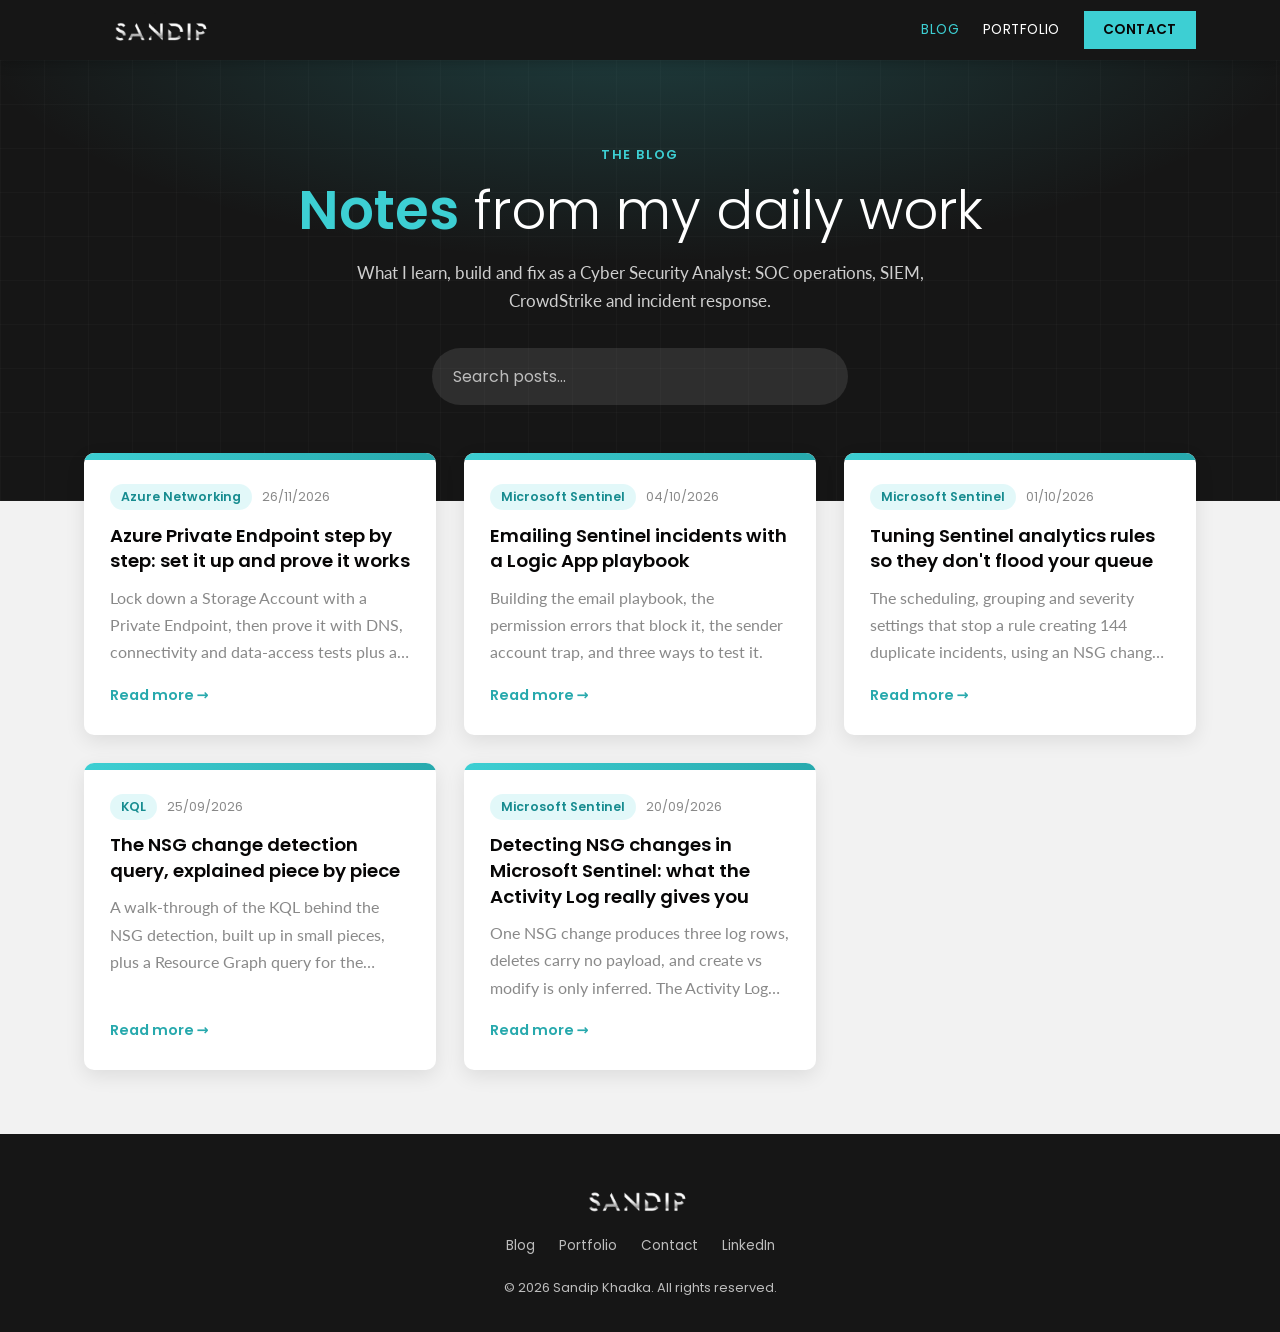
<file: index.html>
<!DOCTYPE html>
<html lang="en">
<head>
    <meta charset="UTF-8">
    <meta name="viewport" content="width=device-width, initial-scale=1.0">
    <title>Sandip Khadka Blog | Cybersecurity notes from daily work</title>
    <meta name="description" content="Notes from my day-to-day work in cybersecurity: SOC operations, SIEM, Microsoft Sentinel, CrowdStrike and incident response.">
    <link rel="icon" href="favicon.ico" sizes="any">
    <link rel="preconnect" href="https://fonts.googleapis.com">
    <link rel="preconnect" href="https://fonts.gstatic.com" crossorigin>
    <link href="https://fonts.googleapis.com/css?family=Poppins:300,400,600|Lato:300,400,700&display=swap" rel="stylesheet">
    <link rel="stylesheet" href="style.css">
    <!-- SEO -->
    <meta name="author" content="Sandip Khadka">
    <meta name="robots" content="index, follow, max-image-preview:large">
    <link rel="canonical" href="https://blog.khadkasandip.com.np/">
    <link rel="sitemap" type="application/xml" href="/sitemap.xml">
    <meta property="og:type" content="website">
    <meta property="og:site_name" content="Sandip Khadka Blog">
    <meta property="og:title" content="Sandip Khadka Blog | Cybersecurity notes from daily work">
    <meta property="og:description" content="Notes from my day-to-day work in cybersecurity: SOC operations, SIEM, Microsoft Sentinel, CrowdStrike and incident response.">
    <meta property="og:url" content="https://blog.khadkasandip.com.np/">
    <meta property="og:image" content="https://blog.khadkasandip.com.np/images/og-image.png">
    <meta property="og:image:width" content="1200">
    <meta property="og:image:height" content="630">
    <meta name="twitter:card" content="summary_large_image">
    <meta name="twitter:title" content="Sandip Khadka Blog | Cybersecurity notes from daily work">
    <meta name="twitter:description" content="Notes from my day-to-day work in cybersecurity: SOC operations, SIEM, Microsoft Sentinel, CrowdStrike and incident response.">
    <meta name="twitter:image" content="https://blog.khadkasandip.com.np/images/og-image.png">
    <script type="application/ld+json">{"@context": "https://schema.org", "@type": "Blog", "name": "Sandip Khadka Blog", "description": "Notes from my day-to-day work in cybersecurity: SOC operations, SIEM, Microsoft Sentinel, CrowdStrike and incident response.", "url": "https://blog.khadkasandip.com.np/", "author": {"@type": "Person", "name": "Sandip Khadka", "url": "https://khadkasandip.com.np"}, "blogPost": [{"@type": "BlogPosting", "headline": "Emailing Sentinel incidents with a Logic App playbook", "url": "https://blog.khadkasandip.com.np/posts/sentinel-email-playbook-logic-app.html", "datePublished": "2026-10-04"}, {"@type": "BlogPosting", "headline": "Tuning Sentinel analytics rules so they don't flood your queue", "url": "https://blog.khadkasandip.com.np/posts/sentinel-analytics-rule-tuning.html", "datePublished": "2026-10-01"}, {"@type": "BlogPosting", "headline": "The NSG change detection query, explained piece by piece", "url": "https://blog.khadkasandip.com.np/posts/nsg-detection-kql-explained.html", "datePublished": "2026-09-25"}, {"@type": "BlogPosting", "headline": "Detecting NSG changes in Microsoft Sentinel: what the Activity Log really gives you", "url": "https://blog.khadkasandip.com.np/posts/nsg-change-detection-activity-log.html", "datePublished": "2026-09-20"}]}</script>
    <!-- /SEO -->
</head>
<body>
    <header class="site-header">
        <div class="bar">
            <a class="brand" href="index.html" aria-label="Blog home"><img src="images/llogo.png" alt="Sandip Khadka"></a>
            <nav class="site-nav" aria-label="Main">
                <a class="active" href="index.html">Blog</a>
                <a href="https://khadkasandip.com.np" target="_blank" rel="noopener noreferrer">Portfolio</a>
                <a class="cta" href="https://khadkasandip.com.np/#contact" target="_blank" rel="noopener noreferrer">Contact</a>
            </nav>
        </div>
    </header>

    <section class="hero">
        <span class="eyebrow">The Blog</span>
        <h1><span>Notes</span> from my daily work</h1>
        <p>What I learn, build and fix as a Cyber Security Analyst: SOC operations, SIEM, CrowdStrike and incident response.</p>
        <div class="search">
            <input type="search" id="search" placeholder="Search posts..." aria-label="Search posts">
        </div>
    </section>

    <main class="wrap listing">
        <div class="grid" id="grid" aria-live="polite">
            <p class="status">Loading posts...</p>
        </div>
        <noscript>
            <ul style="list-style:none;padding:1.5rem;background:#fff;border-radius:10px;">
                <li><a href="posts/sentinel-email-playbook-logic-app.html">Emailing Sentinel incidents with a Logic App playbook</a> (2026-10-04)</li>
                <li><a href="posts/sentinel-analytics-rule-tuning.html">Tuning Sentinel analytics rules so they don&#x27;t flood your queue</a> (2026-10-01)</li>
                <li><a href="posts/nsg-detection-kql-explained.html">The NSG change detection query, explained piece by piece</a> (2026-09-25)</li>
                <li><a href="posts/nsg-change-detection-activity-log.html">Detecting NSG changes in Microsoft Sentinel: what the Activity Log really gives you</a> (2026-09-20)</li>
            </ul>
        </noscript>
    </main>

    <footer class="site-footer">
        <img src="images/llogo.png" alt="Sandip Khadka">
        <nav aria-label="Footer">
            <a href="index.html">Blog</a>
            <a href="https://khadkasandip.com.np" target="_blank" rel="noopener noreferrer">Portfolio</a>
            <a href="https://khadkasandip.com.np/#contact" target="_blank" rel="noopener noreferrer">Contact</a>
            <a href="https://www.linkedin.com/in/sandip-khadka7772/" target="_blank" rel="noopener noreferrer">LinkedIn</a>
        </nav>
        <small>&copy; <span id="year"></span> Sandip Khadka. All rights reserved.</small>
    </footer>

    <script>
        document.getElementById('year').textContent = new Date().getFullYear();

        var grid = document.getElementById('grid');
        var searchBox = document.getElementById('search');
        var allPosts = [];

        function fmt(value) {
            var d = new Date(value);
            if (isNaN(d.getTime())) { return ''; }
            return String(d.getDate()).padStart(2, '0') + '/' + String(d.getMonth() + 1).padStart(2, '0') + '/' + d.getFullYear();
        }
        function el(tag, cls, text) {
            var n = document.createElement(tag);
            if (cls) { n.className = cls; }
            if (text) { n.textContent = text; }
            return n;
        }
        function render(posts) {
            grid.textContent = '';
            if (!posts.length) { grid.appendChild(el('p', 'status', 'No posts found.')); return; }
            posts.forEach(function (p, i) {
                var card = el('article', 'card');
                card.appendChild(el('div', 'card-top'));
                var body = el('div', 'card-body');
                var meta = el('div', 'meta');
                if (p.tag) { meta.appendChild(el('span', 'tag', p.tag)); }
                meta.appendChild(el('span', '', fmt(p.date)));
                body.appendChild(meta);
                var h = el('h2');
                var a = el('a', '', p.title);
                a.href = p.url;
                h.appendChild(a);
                body.appendChild(h);
                body.appendChild(el('p', '', p.excerpt || ''));
                var more = el('a', 'more', 'Read more →');
                more.href = p.url;
                body.appendChild(more);
                card.appendChild(body);
                grid.appendChild(card);
            });
        }

        fetch('posts.json').then(function (r) { return r.json(); }).then(function (posts) {
            allPosts = posts.sort(function (a, b) { return new Date(b.date) - new Date(a.date); });
            render(allPosts);
        }).catch(function () {
            grid.textContent = '';
            grid.appendChild(el('p', 'status', 'Could not load posts. Please try again later.'));
        });

        searchBox.addEventListener('input', function (e) {
            var q = e.target.value.trim().toLowerCase();
            render(allPosts.filter(function (p) {
                return (p.title + ' ' + (p.excerpt || '') + ' ' + (p.tag || '')).toLowerCase().indexOf(q) !== -1;
            }));
        });
    </script>
</body>
</html>
</file>
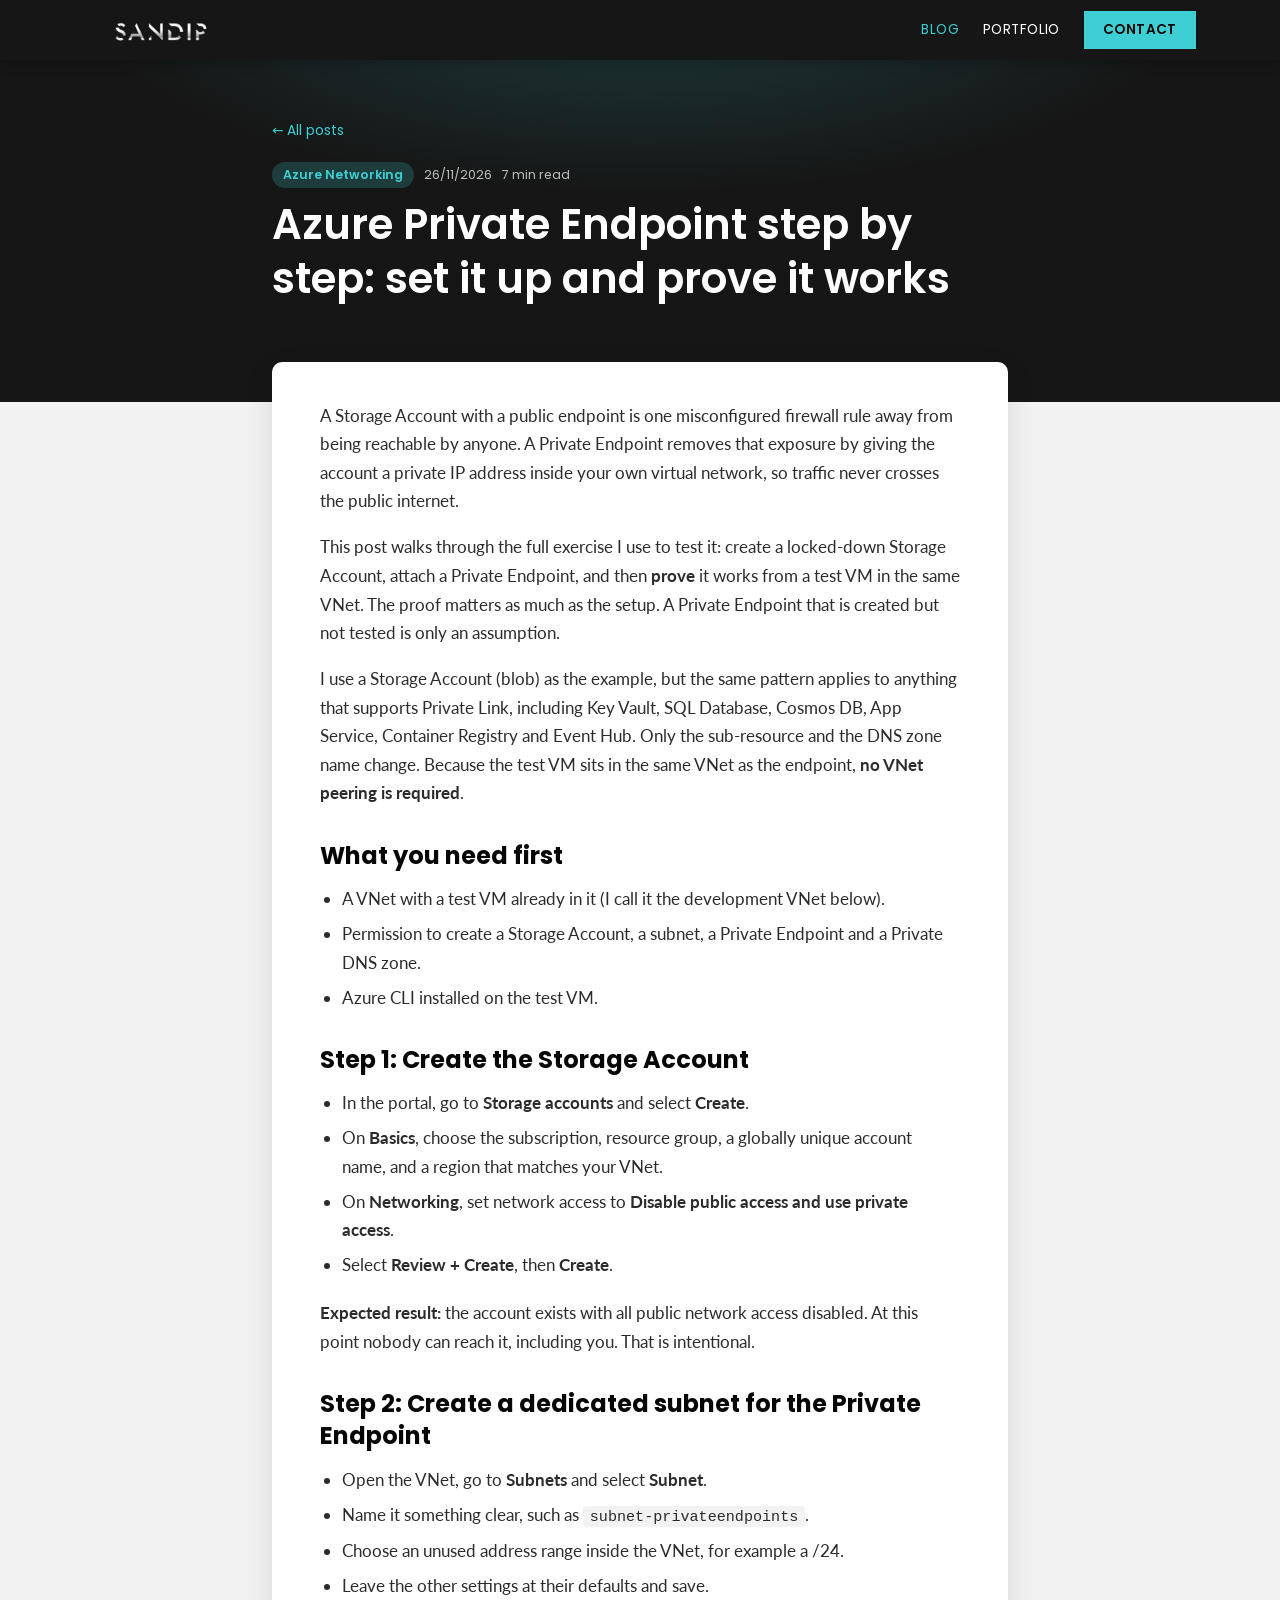
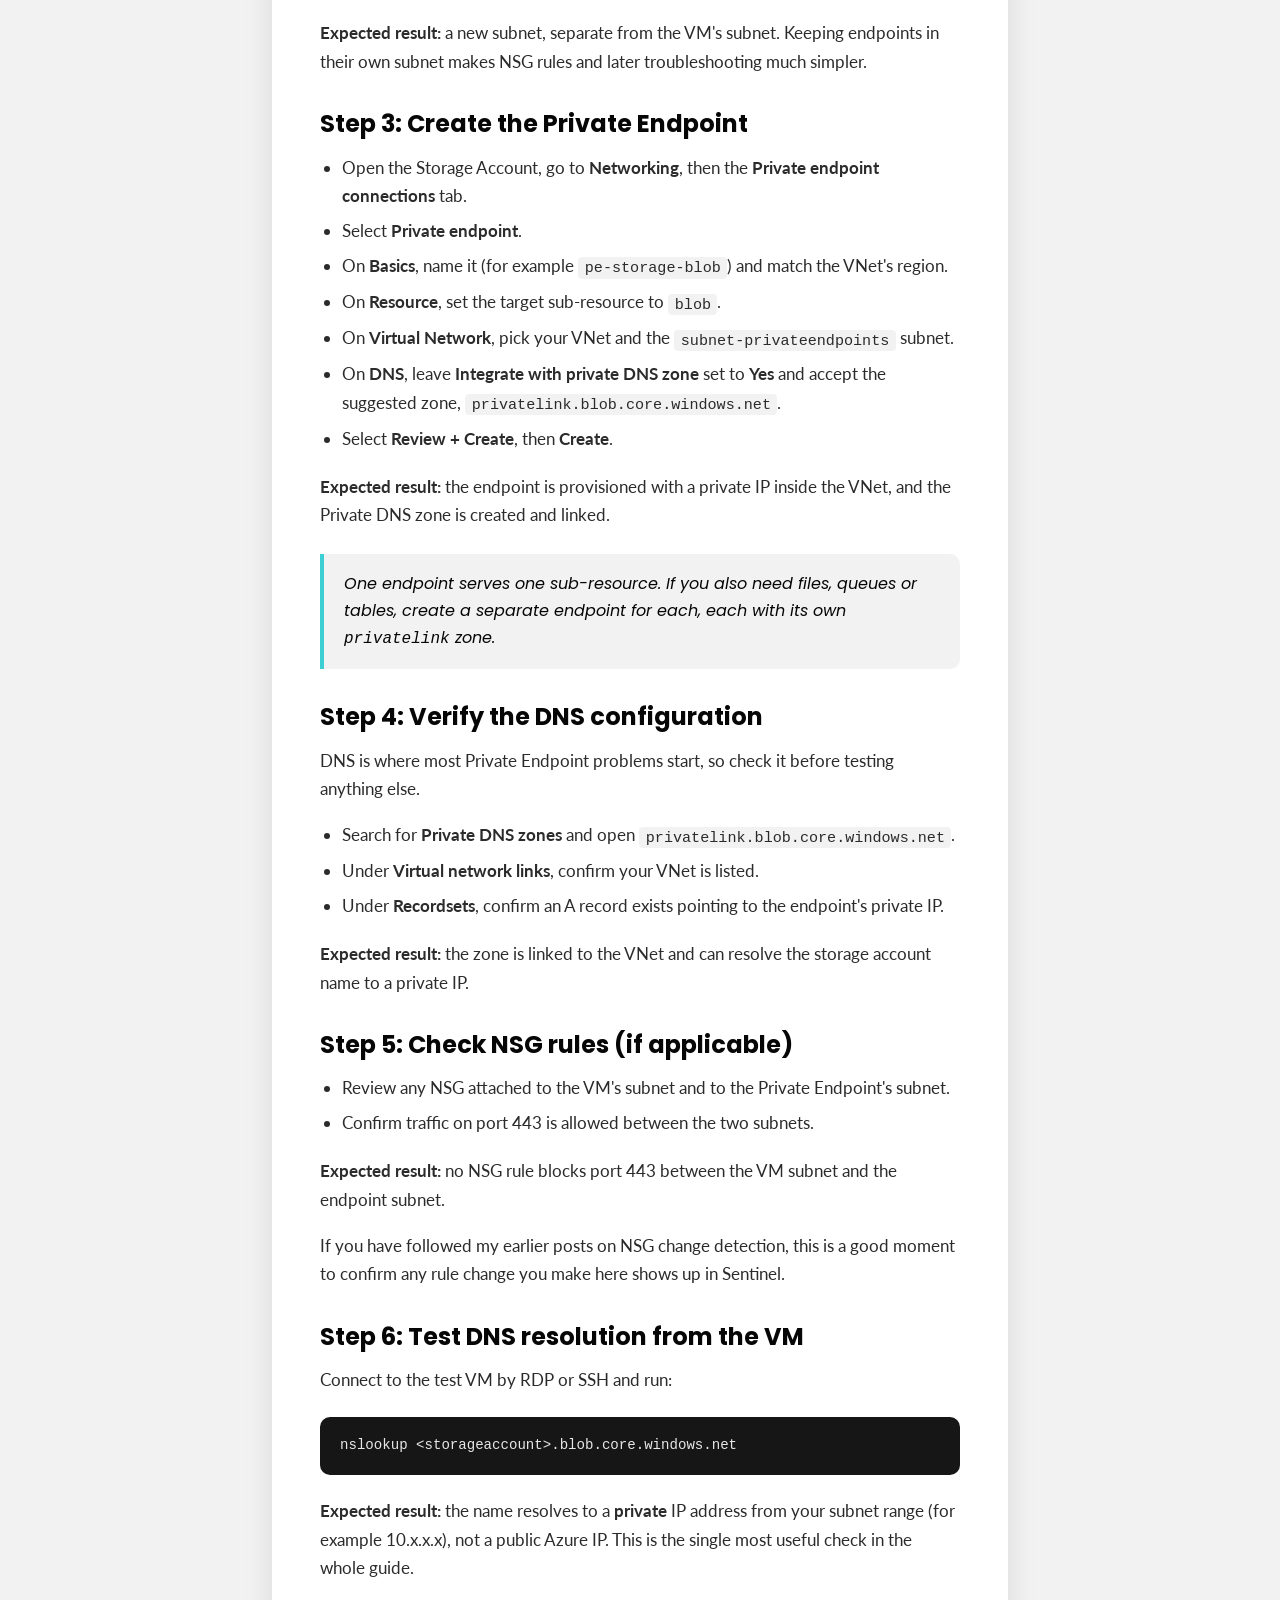
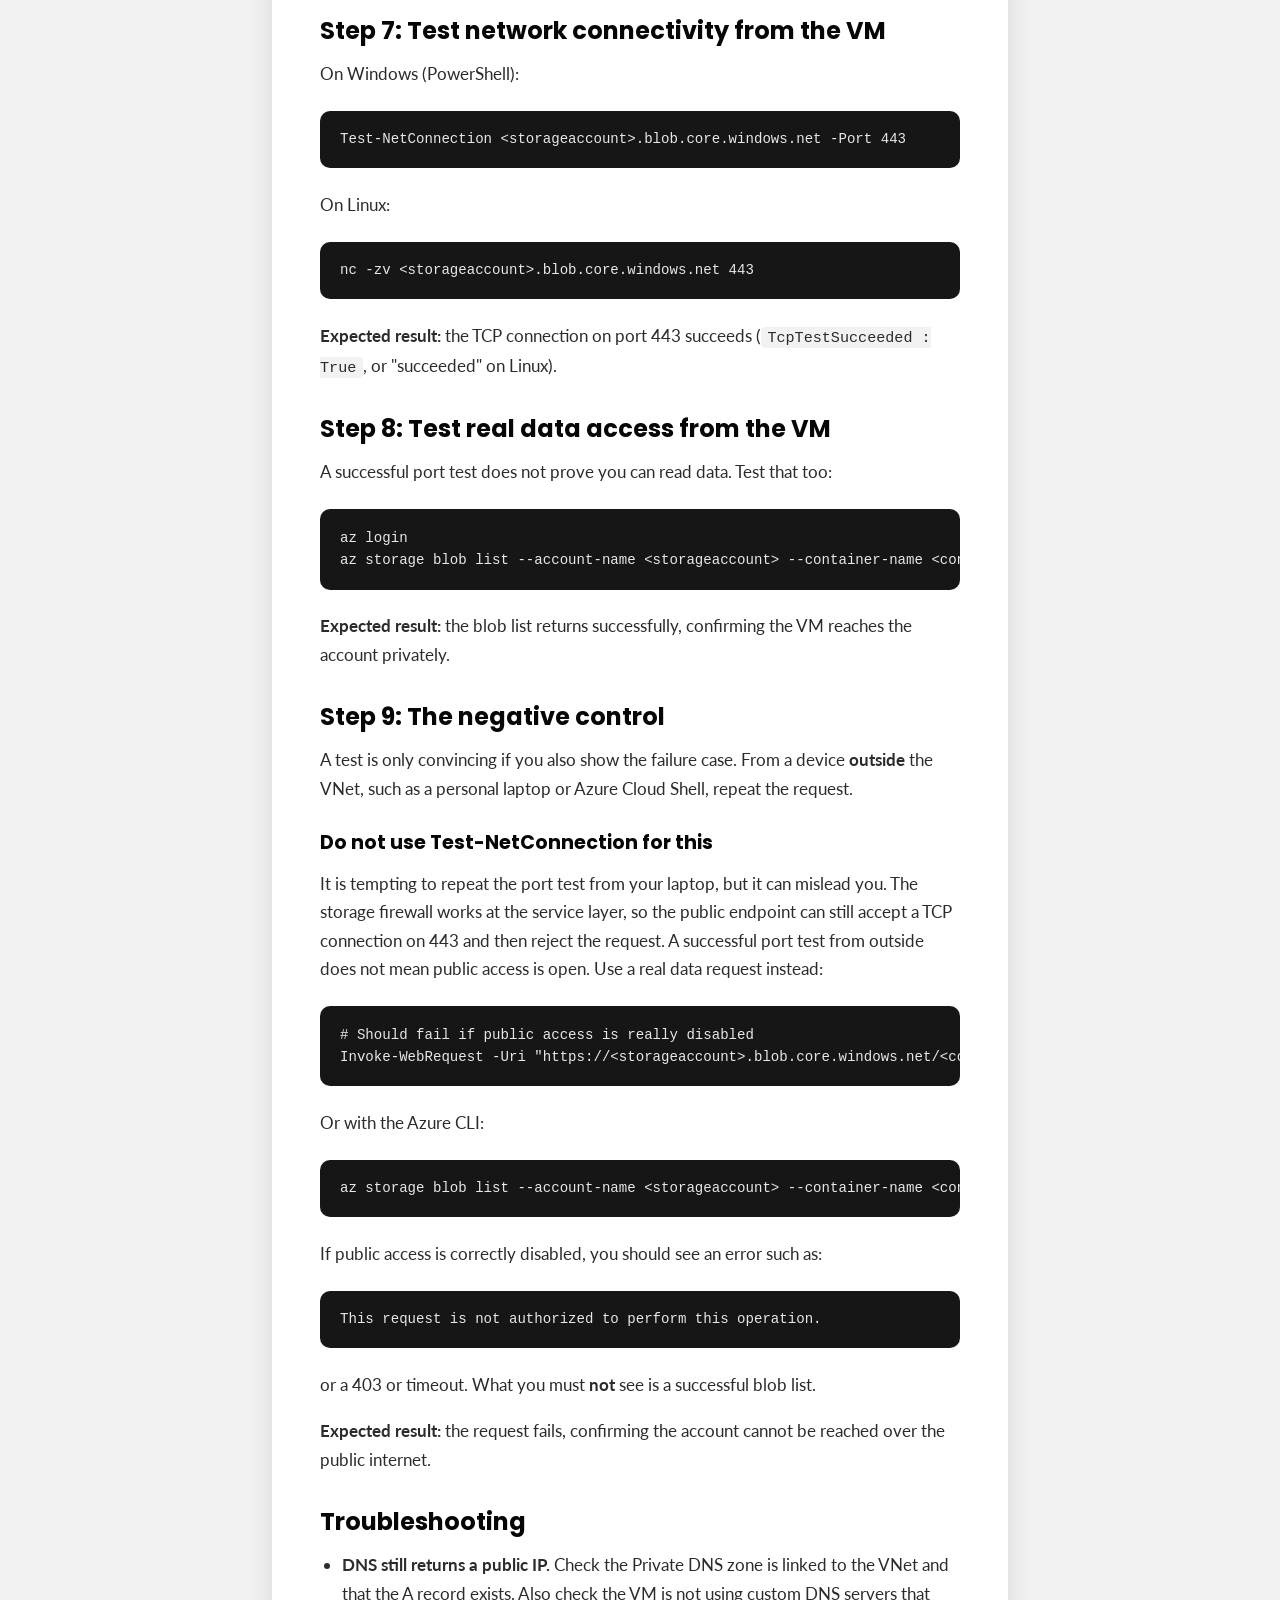
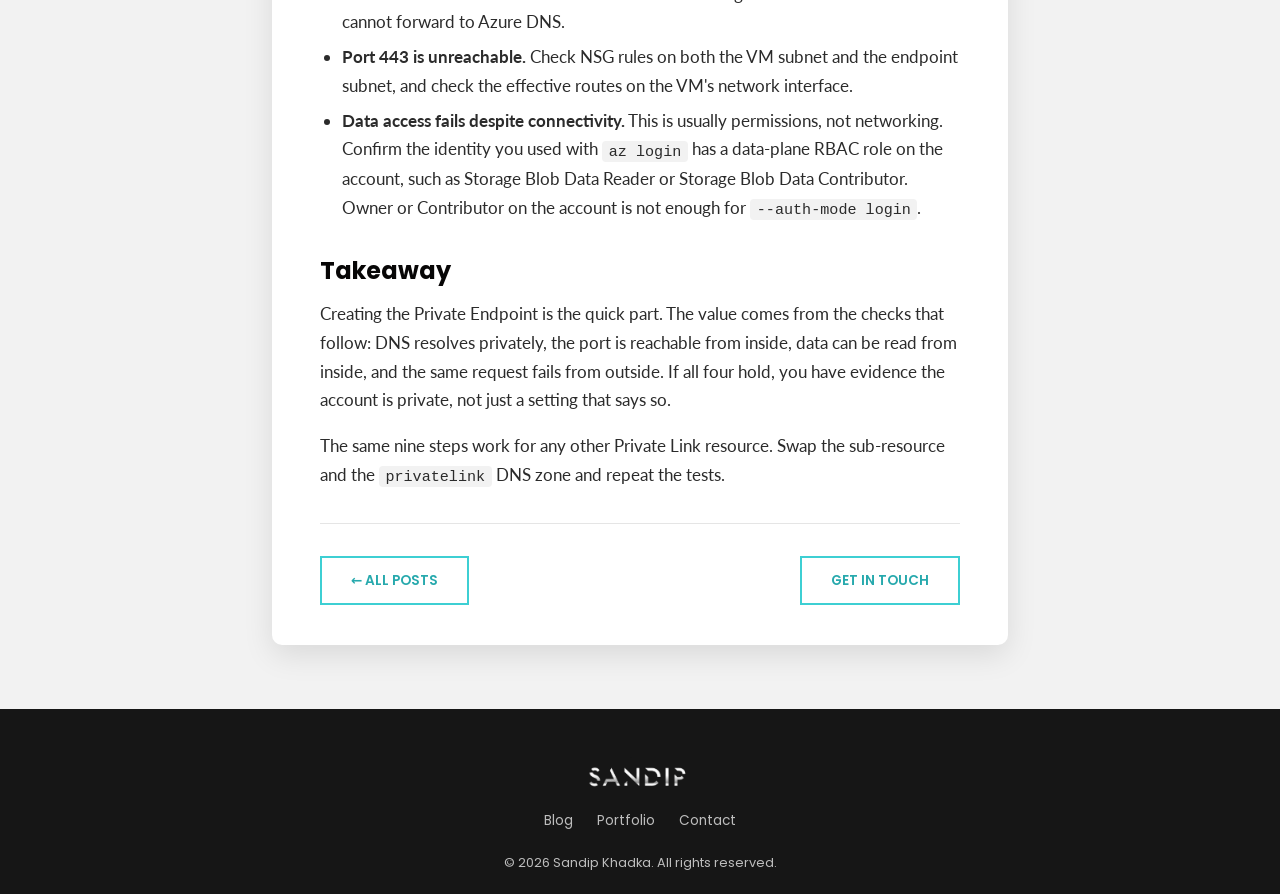
<file: posts/azure-private-endpoint-storage-account-guide.html>
<!DOCTYPE html>
<html lang="en">
<head>
    <meta charset="UTF-8">
    <meta name="viewport" content="width=device-width, initial-scale=1.0">
    <title>Azure Private Endpoint step by step | Sandip Khadka</title>
    <meta name="description" content="Lock down an Azure Storage Account with a Private Endpoint, then prove it works: DNS, connectivity, data access and a negative control, step by step.">
    <link rel="icon" href="../favicon.ico" sizes="any">
    <link rel="preconnect" href="https://fonts.googleapis.com">
    <link rel="preconnect" href="https://fonts.gstatic.com" crossorigin>
    <link href="https://fonts.googleapis.com/css?family=Poppins:300,400,600|Lato:300,400,700&display=swap" rel="stylesheet">
    <link rel="stylesheet" href="../style.css">
    <!-- SEO -->
    <meta name="author" content="Sandip Khadka">
    <meta name="robots" content="index, follow, max-image-preview:large">
    <link rel="canonical" href="https://blog.khadkasandip.com.np/posts/azure-private-endpoint-storage-account-guide.html">
    <meta property="og:type" content="article">
    <meta property="og:site_name" content="Sandip Khadka Blog">
    <meta property="og:title" content="Azure Private Endpoint step by step: set it up and prove it works">
    <meta property="og:description" content="Lock down an Azure Storage Account with a Private Endpoint, then prove it works: DNS, connectivity, data access and a negative control, step by step.">
    <meta property="og:url" content="https://blog.khadkasandip.com.np/posts/azure-private-endpoint-storage-account-guide.html">
    <meta property="og:image" content="https://blog.khadkasandip.com.np/images/og-image.png">
    <meta property="og:image:width" content="1200">
    <meta property="og:image:height" content="630">
    <meta property="article:published_time" content="2026-11-26">
    <meta property="article:author" content="Sandip Khadka">
    <meta property="article:section" content="Azure Networking">
    <meta name="twitter:card" content="summary_large_image">
    <meta name="twitter:title" content="Azure Private Endpoint step by step: set it up and prove it works">
    <meta name="twitter:description" content="Lock down an Azure Storage Account with a Private Endpoint, then prove it works: DNS, connectivity, data access and a negative control, step by step.">
    <meta name="twitter:image" content="https://blog.khadkasandip.com.np/images/og-image.png">
    <script type="application/ld+json">{"@context": "https://schema.org", "@type": "BlogPosting", "headline": "Azure Private Endpoint step by step: set it up and prove it works", "description": "Lock down an Azure Storage Account with a Private Endpoint, then prove it works: DNS, connectivity, data access and a negative control, step by step.", "datePublished": "2026-11-26", "dateModified": "2026-11-26", "author": {"@type": "Person", "name": "Sandip Khadka", "url": "https://khadkasandip.com.np"}, "image": "https://blog.khadkasandip.com.np/images/og-image.png", "mainEntityOfPage": {"@type": "WebPage", "@id": "https://blog.khadkasandip.com.np/posts/azure-private-endpoint-storage-account-guide.html"}, "publisher": {"@type": "Person", "name": "Sandip Khadka"}}</script>
    <!-- /SEO -->
</head>
<body>
    <header class="site-header">
        <div class="bar">
            <a class="brand" href="../index.html" aria-label="Blog home"><img src="../images/llogo.png" alt="Sandip Khadka"></a>
            <nav class="site-nav" aria-label="Main">
                <a class="active" href="../index.html">Blog</a>
                <a href="https://khadkasandip.com.np" target="_blank" rel="noopener noreferrer">Portfolio</a>
                <a class="cta" href="https://khadkasandip.com.np/#contact" target="_blank" rel="noopener noreferrer">Contact</a>
            </nav>
        </div>
    </header>

    <section class="post-hero">
        <div class="inner">
            <a class="back" href="../index.html">&larr; All posts</a>
            <div class="meta"><span class="tag">Azure Networking</span><span>26/11/2026</span><span>7 min read</span></div>
            <h1>Azure Private Endpoint step by step: set it up and prove it works</h1>
        </div>
    </section>

    <article class="article">
        <p>A Storage Account with a public endpoint is one misconfigured firewall rule away from being reachable by anyone. A Private Endpoint removes that exposure by giving the account a private IP address inside your own virtual network, so traffic never crosses the public internet.</p>
        <p>This post walks through the full exercise I use to test it: create a locked-down Storage Account, attach a Private Endpoint, and then <strong>prove</strong> it works from a test VM in the same VNet. The proof matters as much as the setup. A Private Endpoint that is created but not tested is only an assumption.</p>
        <p>I use a Storage Account (blob) as the example, but the same pattern applies to anything that supports Private Link, including Key Vault, SQL Database, Cosmos DB, App Service, Container Registry and Event Hub. Only the sub-resource and the DNS zone name change. Because the test VM sits in the same VNet as the endpoint, <strong>no VNet peering is required</strong>.</p>

        <h2>What you need first</h2>
        <ul>
            <li>A VNet with a test VM already in it (I call it the development VNet below).</li>
            <li>Permission to create a Storage Account, a subnet, a Private Endpoint and a Private DNS zone.</li>
            <li>Azure CLI installed on the test VM.</li>
        </ul>

        <h2>Step 1: Create the Storage Account</h2>
        <ul>
            <li>In the portal, go to <strong>Storage accounts</strong> and select <strong>Create</strong>.</li>
            <li>On <strong>Basics</strong>, choose the subscription, resource group, a globally unique account name, and a region that matches your VNet.</li>
            <li>On <strong>Networking</strong>, set network access to <strong>Disable public access and use private access</strong>.</li>
            <li>Select <strong>Review + Create</strong>, then <strong>Create</strong>.</li>
        </ul>
        <p><strong>Expected result:</strong> the account exists with all public network access disabled. At this point nobody can reach it, including you. That is intentional.</p>

        <h2>Step 2: Create a dedicated subnet for the Private Endpoint</h2>
        <ul>
            <li>Open the VNet, go to <strong>Subnets</strong> and select <strong>Subnet</strong>.</li>
            <li>Name it something clear, such as <code>subnet-privateendpoints</code>.</li>
            <li>Choose an unused address range inside the VNet, for example a /24.</li>
            <li>Leave the other settings at their defaults and save.</li>
        </ul>
        <p><strong>Expected result:</strong> a new subnet, separate from the VM's subnet. Keeping endpoints in their own subnet makes NSG rules and later troubleshooting much simpler.</p>

        <h2>Step 3: Create the Private Endpoint</h2>
        <ul>
            <li>Open the Storage Account, go to <strong>Networking</strong>, then the <strong>Private endpoint connections</strong> tab.</li>
            <li>Select <strong>Private endpoint</strong>.</li>
            <li>On <strong>Basics</strong>, name it (for example <code>pe-storage-blob</code>) and match the VNet's region.</li>
            <li>On <strong>Resource</strong>, set the target sub-resource to <code>blob</code>.</li>
            <li>On <strong>Virtual Network</strong>, pick your VNet and the <code>subnet-privateendpoints</code> subnet.</li>
            <li>On <strong>DNS</strong>, leave <strong>Integrate with private DNS zone</strong> set to <strong>Yes</strong> and accept the suggested zone, <code>privatelink.blob.core.windows.net</code>.</li>
            <li>Select <strong>Review + Create</strong>, then <strong>Create</strong>.</li>
        </ul>
        <p><strong>Expected result:</strong> the endpoint is provisioned with a private IP inside the VNet, and the Private DNS zone is created and linked.</p>
        <blockquote>One endpoint serves one sub-resource. If you also need files, queues or tables, create a separate endpoint for each, each with its own <code>privatelink</code> zone.</blockquote>

        <h2>Step 4: Verify the DNS configuration</h2>
        <p>DNS is where most Private Endpoint problems start, so check it before testing anything else.</p>
        <ul>
            <li>Search for <strong>Private DNS zones</strong> and open <code>privatelink.blob.core.windows.net</code>.</li>
            <li>Under <strong>Virtual network links</strong>, confirm your VNet is listed.</li>
            <li>Under <strong>Recordsets</strong>, confirm an A record exists pointing to the endpoint's private IP.</li>
        </ul>
        <p><strong>Expected result:</strong> the zone is linked to the VNet and can resolve the storage account name to a private IP.</p>

        <h2>Step 5: Check NSG rules (if applicable)</h2>
        <ul>
            <li>Review any NSG attached to the VM's subnet and to the Private Endpoint's subnet.</li>
            <li>Confirm traffic on port 443 is allowed between the two subnets.</li>
        </ul>
        <p><strong>Expected result:</strong> no NSG rule blocks port 443 between the VM subnet and the endpoint subnet.</p>
        <p>If you have followed my earlier posts on NSG change detection, this is a good moment to confirm any rule change you make here shows up in Sentinel.</p>

        <h2>Step 6: Test DNS resolution from the VM</h2>
        <p>Connect to the test VM by RDP or SSH and run:</p>
        <pre><code>nslookup &lt;storageaccount&gt;.blob.core.windows.net</code></pre>
        <p><strong>Expected result:</strong> the name resolves to a <strong>private</strong> IP address from your subnet range (for example 10.x.x.x), not a public Azure IP. This is the single most useful check in the whole guide.</p>

        <h2>Step 7: Test network connectivity from the VM</h2>
        <p>On Windows (PowerShell):</p>
        <pre><code>Test-NetConnection &lt;storageaccount&gt;.blob.core.windows.net -Port 443</code></pre>
        <p>On Linux:</p>
        <pre><code>nc -zv &lt;storageaccount&gt;.blob.core.windows.net 443</code></pre>
        <p><strong>Expected result:</strong> the TCP connection on port 443 succeeds (<code>TcpTestSucceeded : True</code>, or "succeeded" on Linux).</p>

        <h2>Step 8: Test real data access from the VM</h2>
        <p>A successful port test does not prove you can read data. Test that too:</p>
        <pre><code>az login
az storage blob list --account-name &lt;storageaccount&gt; --container-name &lt;container&gt; --auth-mode login</code></pre>
        <p><strong>Expected result:</strong> the blob list returns successfully, confirming the VM reaches the account privately.</p>

        <h2>Step 9: The negative control</h2>
        <p>A test is only convincing if you also show the failure case. From a device <strong>outside</strong> the VNet, such as a personal laptop or Azure Cloud Shell, repeat the request.</p>
        <h3>Do not use Test-NetConnection for this</h3>
        <p>It is tempting to repeat the port test from your laptop, but it can mislead you. The storage firewall works at the service layer, so the public endpoint can still accept a TCP connection on 443 and then reject the request. A successful port test from outside does not mean public access is open. Use a real data request instead:</p>
        <pre><code># Should fail if public access is really disabled
Invoke-WebRequest -Uri "https://&lt;storageaccount&gt;.blob.core.windows.net/&lt;container&gt;/&lt;blobname&gt;"</code></pre>
        <p>Or with the Azure CLI:</p>
        <pre><code>az storage blob list --account-name &lt;storageaccount&gt; --container-name &lt;container&gt; --auth-mode login</code></pre>
        <p>If public access is correctly disabled, you should see an error such as:</p>
        <pre><code>This request is not authorized to perform this operation.</code></pre>
        <p>or a 403 or timeout. What you must <strong>not</strong> see is a successful blob list.</p>
        <p><strong>Expected result:</strong> the request fails, confirming the account cannot be reached over the public internet.</p>

        <h2>Troubleshooting</h2>
        <ul>
            <li><strong>DNS still returns a public IP.</strong> Check the Private DNS zone is linked to the VNet and that the A record exists. Also check the VM is not using custom DNS servers that cannot forward to Azure DNS.</li>
            <li><strong>Port 443 is unreachable.</strong> Check NSG rules on both the VM subnet and the endpoint subnet, and check the effective routes on the VM's network interface.</li>
            <li><strong>Data access fails despite connectivity.</strong> This is usually permissions, not networking. Confirm the identity you used with <code>az login</code> has a data-plane RBAC role on the account, such as Storage Blob Data Reader or Storage Blob Data Contributor. Owner or Contributor on the account is not enough for <code>--auth-mode login</code>.</li>
        </ul>

        <h2>Takeaway</h2>
        <p>Creating the Private Endpoint is the quick part. The value comes from the checks that follow: DNS resolves privately, the port is reachable from inside, data can be read from inside, and the same request fails from outside. If all four hold, you have evidence the account is private, not just a setting that says so.</p>
        <p>The same nine steps work for any other Private Link resource. Swap the sub-resource and the <code>privatelink</code> DNS zone and repeat the tests.</p>
        <hr>
        <div class="post-footer">
            <a class="btn" href="../index.html">&larr; All posts</a>
            <a class="btn" href="https://khadkasandip.com.np/#contact" target="_blank" rel="noopener noreferrer">Get in touch</a>
        </div>
    </article>

    <footer class="site-footer">
        <img src="../images/llogo.png" alt="Sandip Khadka">
        <nav aria-label="Footer">
            <a href="../index.html">Blog</a>
            <a href="https://khadkasandip.com.np" target="_blank" rel="noopener noreferrer">Portfolio</a>
            <a href="https://khadkasandip.com.np/#contact" target="_blank" rel="noopener noreferrer">Contact</a>
        </nav>
        <small>&copy; 2026 Sandip Khadka. All rights reserved.</small>
    </footer>
</body>
</html>
</file>
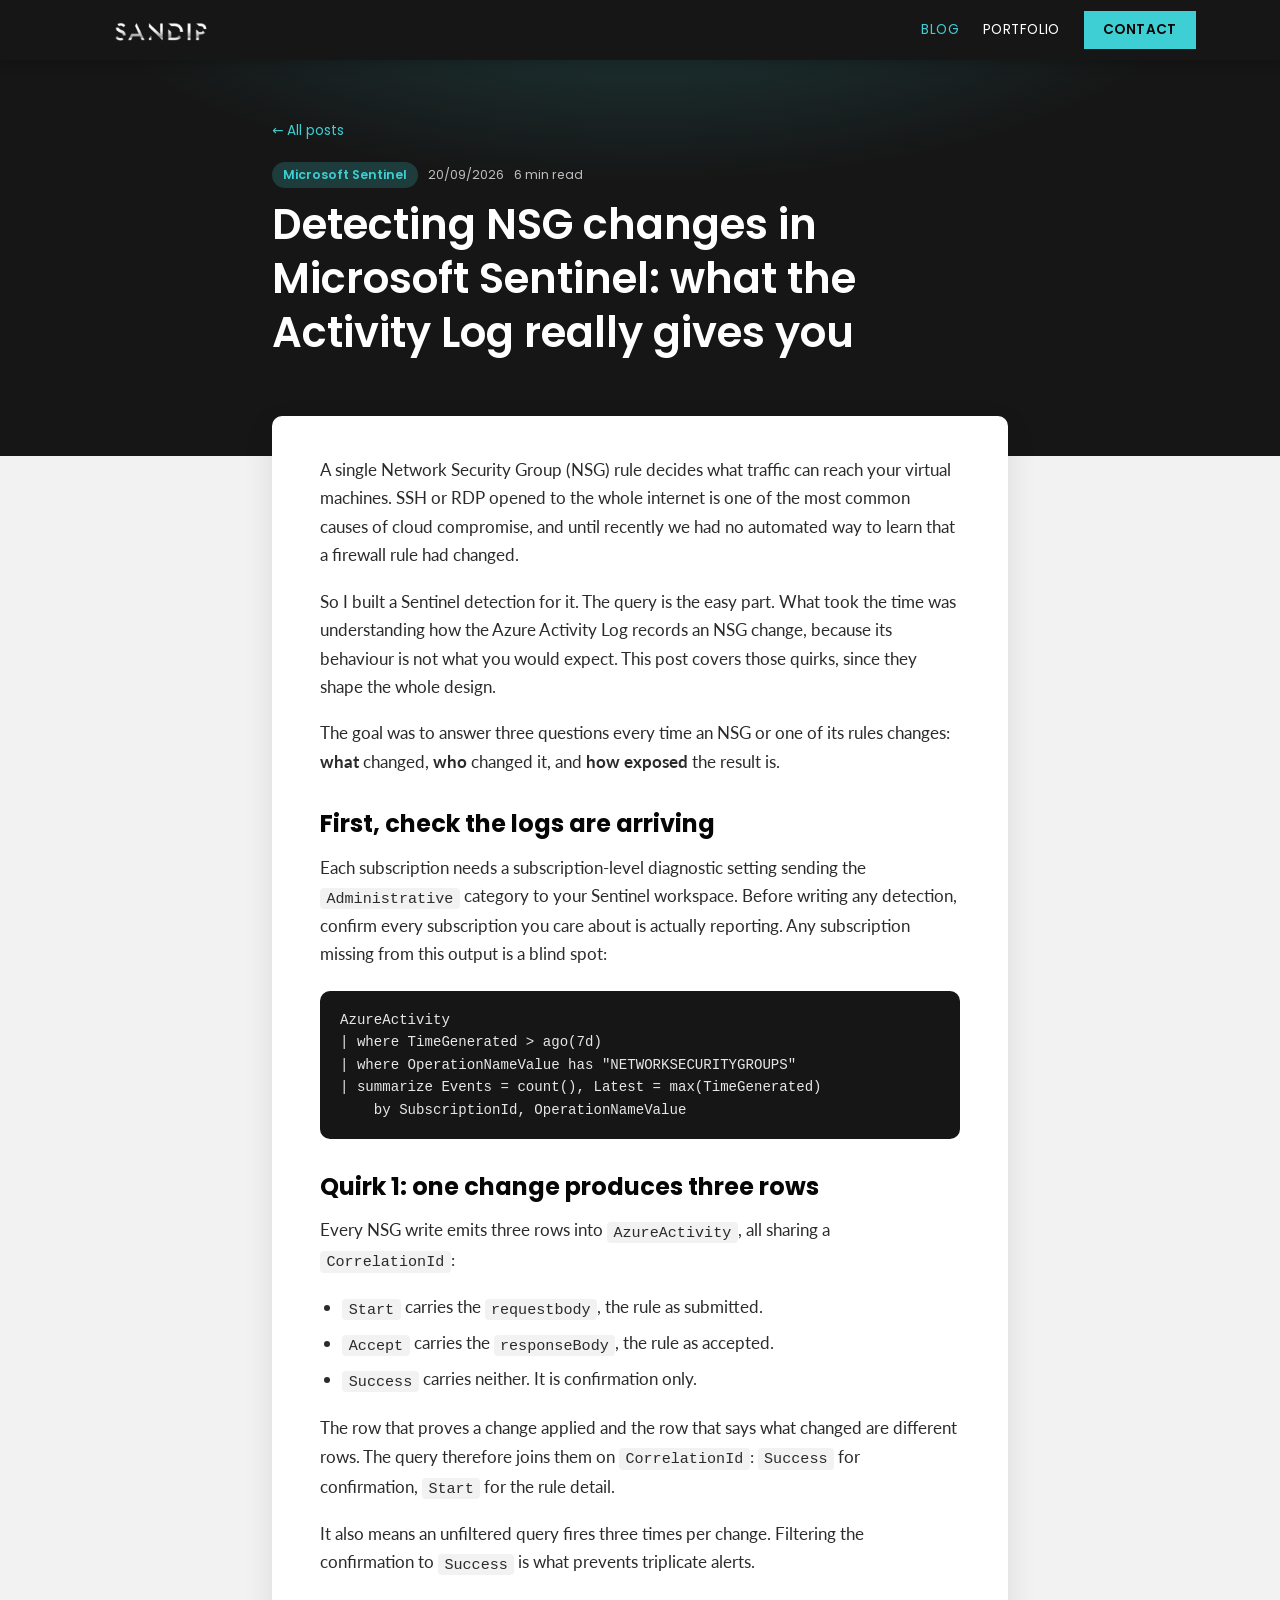
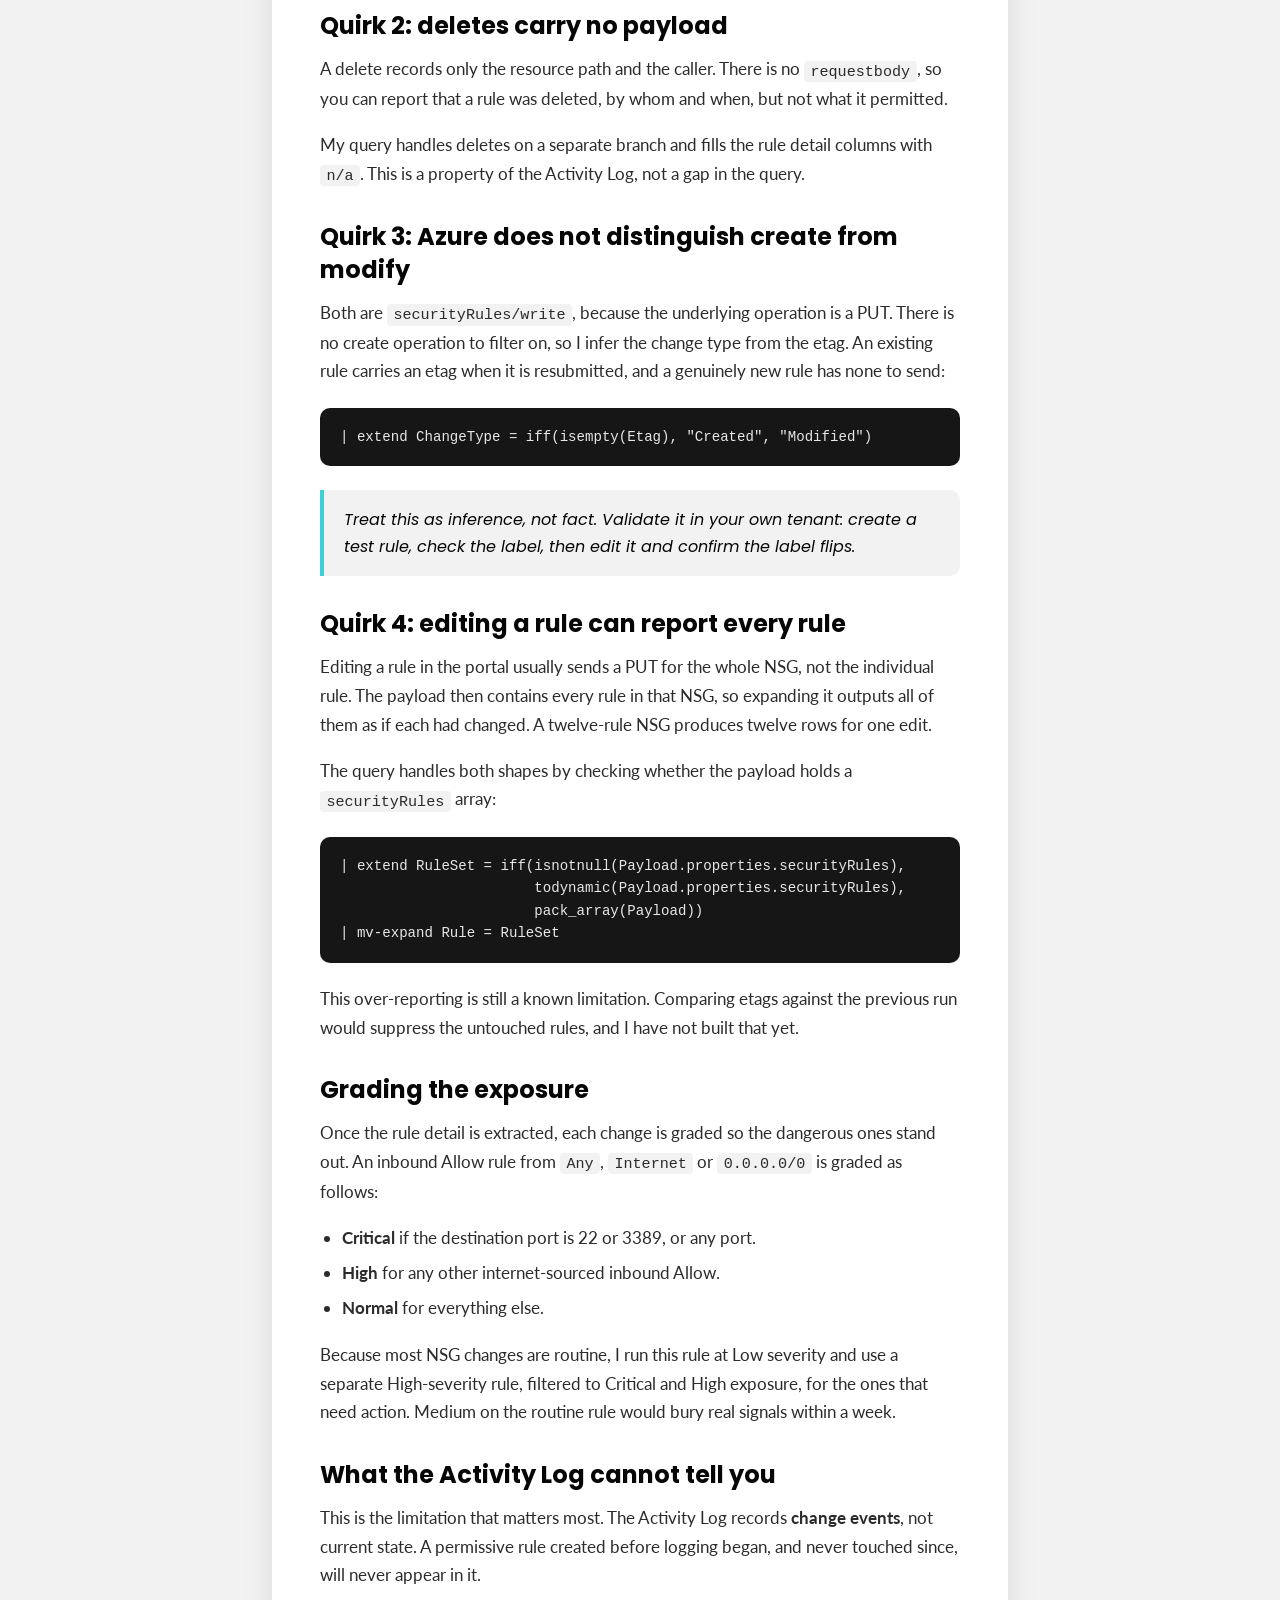
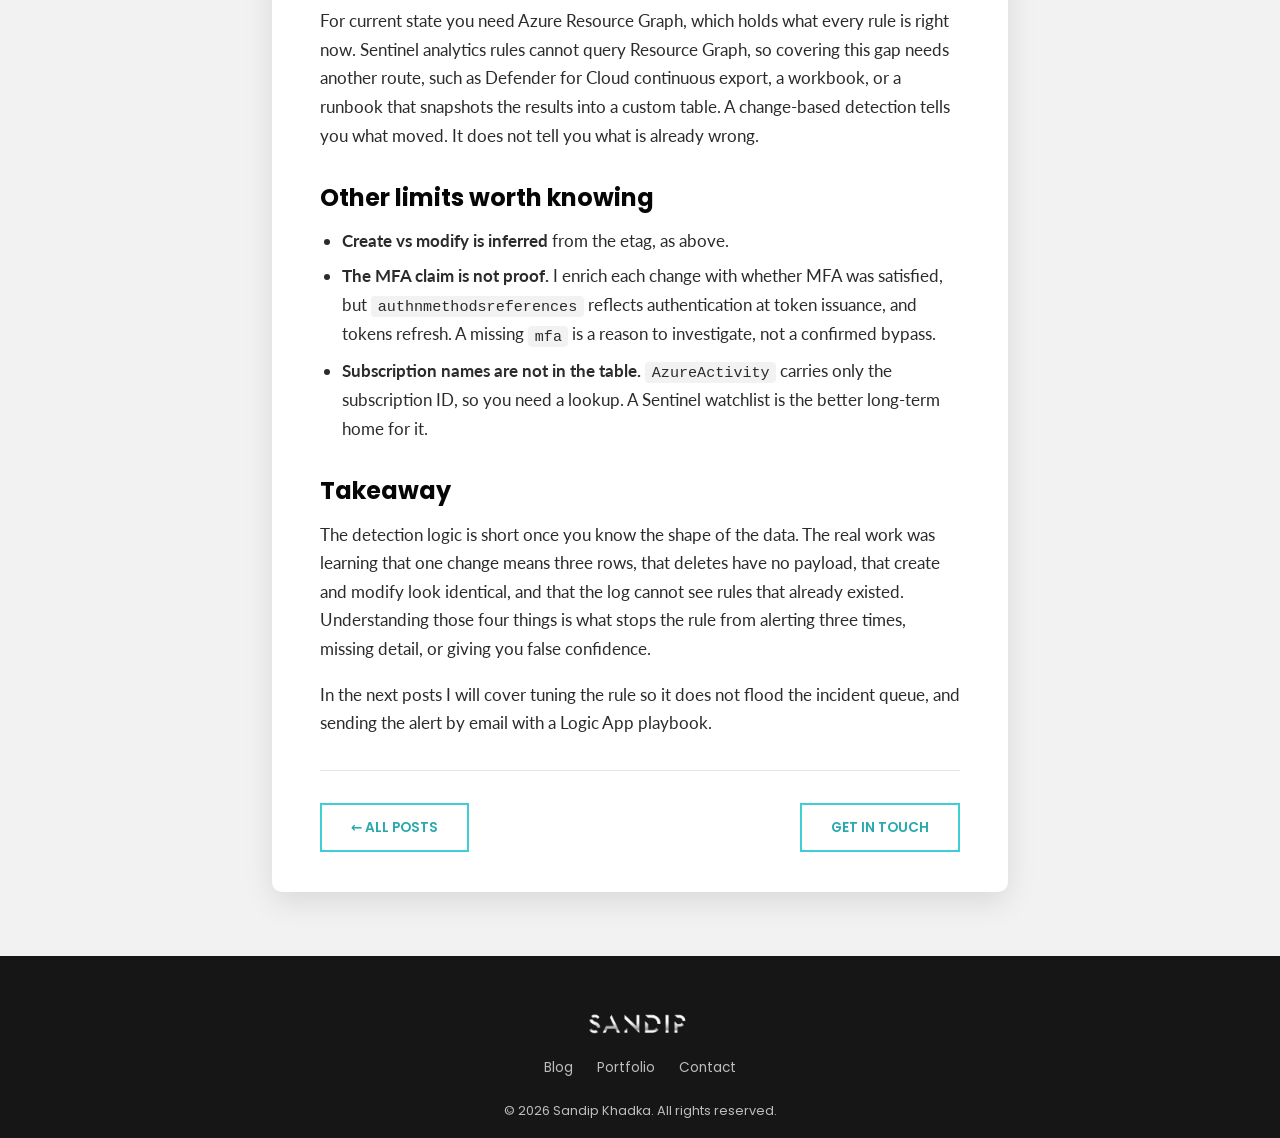
<file: posts/nsg-change-detection-activity-log.html>
<!DOCTYPE html>
<html lang="en">
<head>
    <meta charset="UTF-8">
    <meta name="viewport" content="width=device-width, initial-scale=1.0">
    <title>Detecting NSG changes in Microsoft Sentinel | Sandip Khadka</title>
    <meta name="description" content="What the Azure Activity Log actually records when a Network Security Group changes, and the quirks that shape a Sentinel detection rule.">
    <link rel="icon" href="../favicon.ico" sizes="any">
    <link rel="preconnect" href="https://fonts.googleapis.com">
    <link rel="preconnect" href="https://fonts.gstatic.com" crossorigin>
    <link href="https://fonts.googleapis.com/css?family=Poppins:300,400,600|Lato:300,400,700&display=swap" rel="stylesheet">
    <link rel="stylesheet" href="../style.css">
    <!-- SEO -->
    <meta name="author" content="Sandip Khadka">
    <meta name="robots" content="index, follow, max-image-preview:large">
    <link rel="canonical" href="https://blog.khadkasandip.com.np/posts/nsg-change-detection-activity-log.html">
    <meta property="og:type" content="article">
    <meta property="og:site_name" content="Sandip Khadka Blog">
    <meta property="og:title" content="Detecting NSG changes in Microsoft Sentinel: what the Activity Log really gives you">
    <meta property="og:description" content="What the Azure Activity Log actually records when a Network Security Group changes, and the quirks that shape a Sentinel detection rule.">
    <meta property="og:url" content="https://blog.khadkasandip.com.np/posts/nsg-change-detection-activity-log.html">
    <meta property="og:image" content="https://blog.khadkasandip.com.np/images/og-image.png">
    <meta property="og:image:width" content="1200">
    <meta property="og:image:height" content="630">
    <meta property="article:published_time" content="2026-09-20">
    <meta property="article:author" content="Sandip Khadka">
    <meta property="article:section" content="Microsoft Sentinel">
    <meta name="twitter:card" content="summary_large_image">
    <meta name="twitter:title" content="Detecting NSG changes in Microsoft Sentinel: what the Activity Log really gives you">
    <meta name="twitter:description" content="What the Azure Activity Log actually records when a Network Security Group changes, and the quirks that shape a Sentinel detection rule.">
    <meta name="twitter:image" content="https://blog.khadkasandip.com.np/images/og-image.png">
    <script type="application/ld+json">{"@context": "https://schema.org", "@type": "BlogPosting", "headline": "Detecting NSG changes in Microsoft Sentinel: what the Activity Log really gives you", "description": "What the Azure Activity Log actually records when a Network Security Group changes, and the quirks that shape a Sentinel detection rule.", "datePublished": "2026-09-20", "dateModified": "2026-09-20", "author": {"@type": "Person", "name": "Sandip Khadka", "url": "https://khadkasandip.com.np"}, "image": "https://blog.khadkasandip.com.np/images/og-image.png", "mainEntityOfPage": {"@type": "WebPage", "@id": "https://blog.khadkasandip.com.np/posts/nsg-change-detection-activity-log.html"}, "publisher": {"@type": "Person", "name": "Sandip Khadka"}}</script>
    <!-- /SEO -->
</head>
<body>
    <header class="site-header">
        <div class="bar">
            <a class="brand" href="../index.html" aria-label="Blog home"><img src="../images/llogo.png" alt="Sandip Khadka"></a>
            <nav class="site-nav" aria-label="Main">
                <a class="active" href="../index.html">Blog</a>
                <a href="https://khadkasandip.com.np" target="_blank" rel="noopener noreferrer">Portfolio</a>
                <a class="cta" href="https://khadkasandip.com.np/#contact" target="_blank" rel="noopener noreferrer">Contact</a>
            </nav>
        </div>
    </header>

    <section class="post-hero">
        <div class="inner">
            <a class="back" href="../index.html">&larr; All posts</a>
            <div class="meta"><span class="tag">Microsoft Sentinel</span><span>20/09/2026</span><span>6 min read</span></div>
            <h1>Detecting NSG changes in Microsoft Sentinel: what the Activity Log really gives you</h1>
        </div>
    </section>

    <article class="article">
        <p>A single Network Security Group (NSG) rule decides what traffic can reach your virtual machines. SSH or RDP opened to the whole internet is one of the most common causes of cloud compromise, and until recently we had no automated way to learn that a firewall rule had changed.</p>
        <p>So I built a Sentinel detection for it. The query is the easy part. What took the time was understanding how the Azure Activity Log records an NSG change, because its behaviour is not what you would expect. This post covers those quirks, since they shape the whole design.</p>
        <p>The goal was to answer three questions every time an NSG or one of its rules changes: <strong>what</strong> changed, <strong>who</strong> changed it, and <strong>how exposed</strong> the result is.</p>

        <h2>First, check the logs are arriving</h2>
        <p>Each subscription needs a subscription-level diagnostic setting sending the <code>Administrative</code> category to your Sentinel workspace. Before writing any detection, confirm every subscription you care about is actually reporting. Any subscription missing from this output is a blind spot:</p>
        <pre><code>AzureActivity
| where TimeGenerated &gt; ago(7d)
| where OperationNameValue has "NETWORKSECURITYGROUPS"
| summarize Events = count(), Latest = max(TimeGenerated)
    by SubscriptionId, OperationNameValue</code></pre>

        <h2>Quirk 1: one change produces three rows</h2>
        <p>Every NSG write emits three rows into <code>AzureActivity</code>, all sharing a <code>CorrelationId</code>:</p>
        <ul>
            <li><code>Start</code> carries the <code>requestbody</code>, the rule as submitted.</li>
            <li><code>Accept</code> carries the <code>responseBody</code>, the rule as accepted.</li>
            <li><code>Success</code> carries neither. It is confirmation only.</li>
        </ul>
        <p>The row that proves a change applied and the row that says what changed are different rows. The query therefore joins them on <code>CorrelationId</code>: <code>Success</code> for confirmation, <code>Start</code> for the rule detail.</p>
        <p>It also means an unfiltered query fires three times per change. Filtering the confirmation to <code>Success</code> is what prevents triplicate alerts.</p>

        <h2>Quirk 2: deletes carry no payload</h2>
        <p>A delete records only the resource path and the caller. There is no <code>requestbody</code>, so you can report that a rule was deleted, by whom and when, but not what it permitted.</p>
        <p>My query handles deletes on a separate branch and fills the rule detail columns with <code>n/a</code>. This is a property of the Activity Log, not a gap in the query.</p>

        <h2>Quirk 3: Azure does not distinguish create from modify</h2>
        <p>Both are <code>securityRules/write</code>, because the underlying operation is a PUT. There is no create operation to filter on, so I infer the change type from the etag. An existing rule carries an etag when it is resubmitted, and a genuinely new rule has none to send:</p>
        <pre><code>| extend ChangeType = iff(isempty(Etag), "Created", "Modified")</code></pre>
        <blockquote>Treat this as inference, not fact. Validate it in your own tenant: create a test rule, check the label, then edit it and confirm the label flips.</blockquote>

        <h2>Quirk 4: editing a rule can report every rule</h2>
        <p>Editing a rule in the portal usually sends a PUT for the whole NSG, not the individual rule. The payload then contains every rule in that NSG, so expanding it outputs all of them as if each had changed. A twelve-rule NSG produces twelve rows for one edit.</p>
        <p>The query handles both shapes by checking whether the payload holds a <code>securityRules</code> array:</p>
        <pre><code>| extend RuleSet = iff(isnotnull(Payload.properties.securityRules),
                       todynamic(Payload.properties.securityRules),
                       pack_array(Payload))
| mv-expand Rule = RuleSet</code></pre>
        <p>This over-reporting is still a known limitation. Comparing etags against the previous run would suppress the untouched rules, and I have not built that yet.</p>

        <h2>Grading the exposure</h2>
        <p>Once the rule detail is extracted, each change is graded so the dangerous ones stand out. An inbound Allow rule from <code>Any</code>, <code>Internet</code> or <code>0.0.0.0/0</code> is graded as follows:</p>
        <ul>
            <li><strong>Critical</strong> if the destination port is 22 or 3389, or any port.</li>
            <li><strong>High</strong> for any other internet-sourced inbound Allow.</li>
            <li><strong>Normal</strong> for everything else.</li>
        </ul>
        <p>Because most NSG changes are routine, I run this rule at Low severity and use a separate High-severity rule, filtered to Critical and High exposure, for the ones that need action. Medium on the routine rule would bury real signals within a week.</p>

        <h2>What the Activity Log cannot tell you</h2>
        <p>This is the limitation that matters most. The Activity Log records <strong>change events</strong>, not current state. A permissive rule created before logging began, and never touched since, will never appear in it.</p>
        <p>For current state you need Azure Resource Graph, which holds what every rule is right now. Sentinel analytics rules cannot query Resource Graph, so covering this gap needs another route, such as Defender for Cloud continuous export, a workbook, or a runbook that snapshots the results into a custom table. A change-based detection tells you what moved. It does not tell you what is already wrong.</p>

        <h2>Other limits worth knowing</h2>
        <ul>
            <li><strong>Create vs modify is inferred</strong> from the etag, as above.</li>
            <li><strong>The MFA claim is not proof.</strong> I enrich each change with whether MFA was satisfied, but <code>authnmethodsreferences</code> reflects authentication at token issuance, and tokens refresh. A missing <code>mfa</code> is a reason to investigate, not a confirmed bypass.</li>
            <li><strong>Subscription names are not in the table.</strong> <code>AzureActivity</code> carries only the subscription ID, so you need a lookup. A Sentinel watchlist is the better long-term home for it.</li>
        </ul>

        <h2>Takeaway</h2>
        <p>The detection logic is short once you know the shape of the data. The real work was learning that one change means three rows, that deletes have no payload, that create and modify look identical, and that the log cannot see rules that already existed. Understanding those four things is what stops the rule from alerting three times, missing detail, or giving you false confidence.</p>
        <p>In the next posts I will cover tuning the rule so it does not flood the incident queue, and sending the alert by email with a Logic App playbook.</p>
        <hr>
        <div class="post-footer">
            <a class="btn" href="../index.html">&larr; All posts</a>
            <a class="btn" href="https://khadkasandip.com.np/#contact" target="_blank" rel="noopener noreferrer">Get in touch</a>
        </div>
    </article>

    <footer class="site-footer">
        <img src="../images/llogo.png" alt="Sandip Khadka">
        <nav aria-label="Footer">
            <a href="../index.html">Blog</a>
            <a href="https://khadkasandip.com.np" target="_blank" rel="noopener noreferrer">Portfolio</a>
            <a href="https://khadkasandip.com.np/#contact" target="_blank" rel="noopener noreferrer">Contact</a>
        </nav>
        <small>&copy; 2026 Sandip Khadka. All rights reserved.</small>
    </footer>
</body>
</html>
</file>
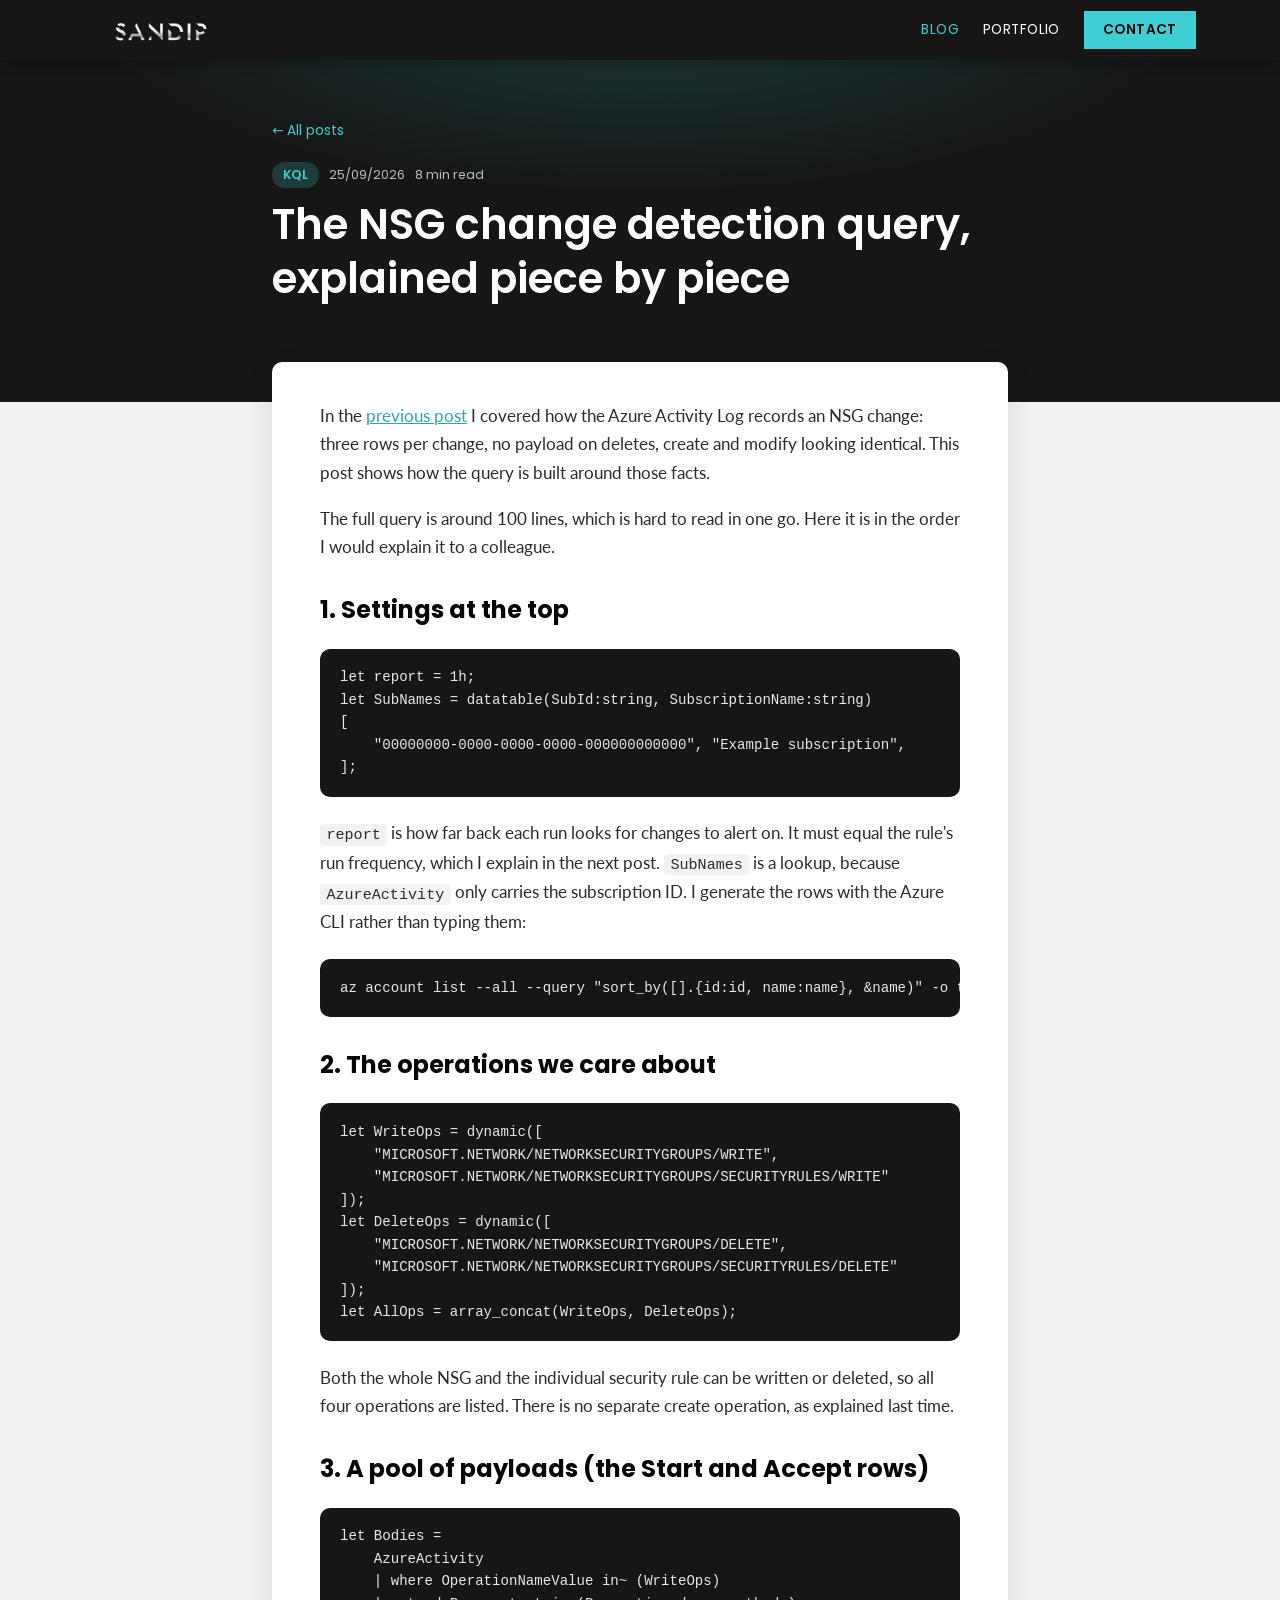
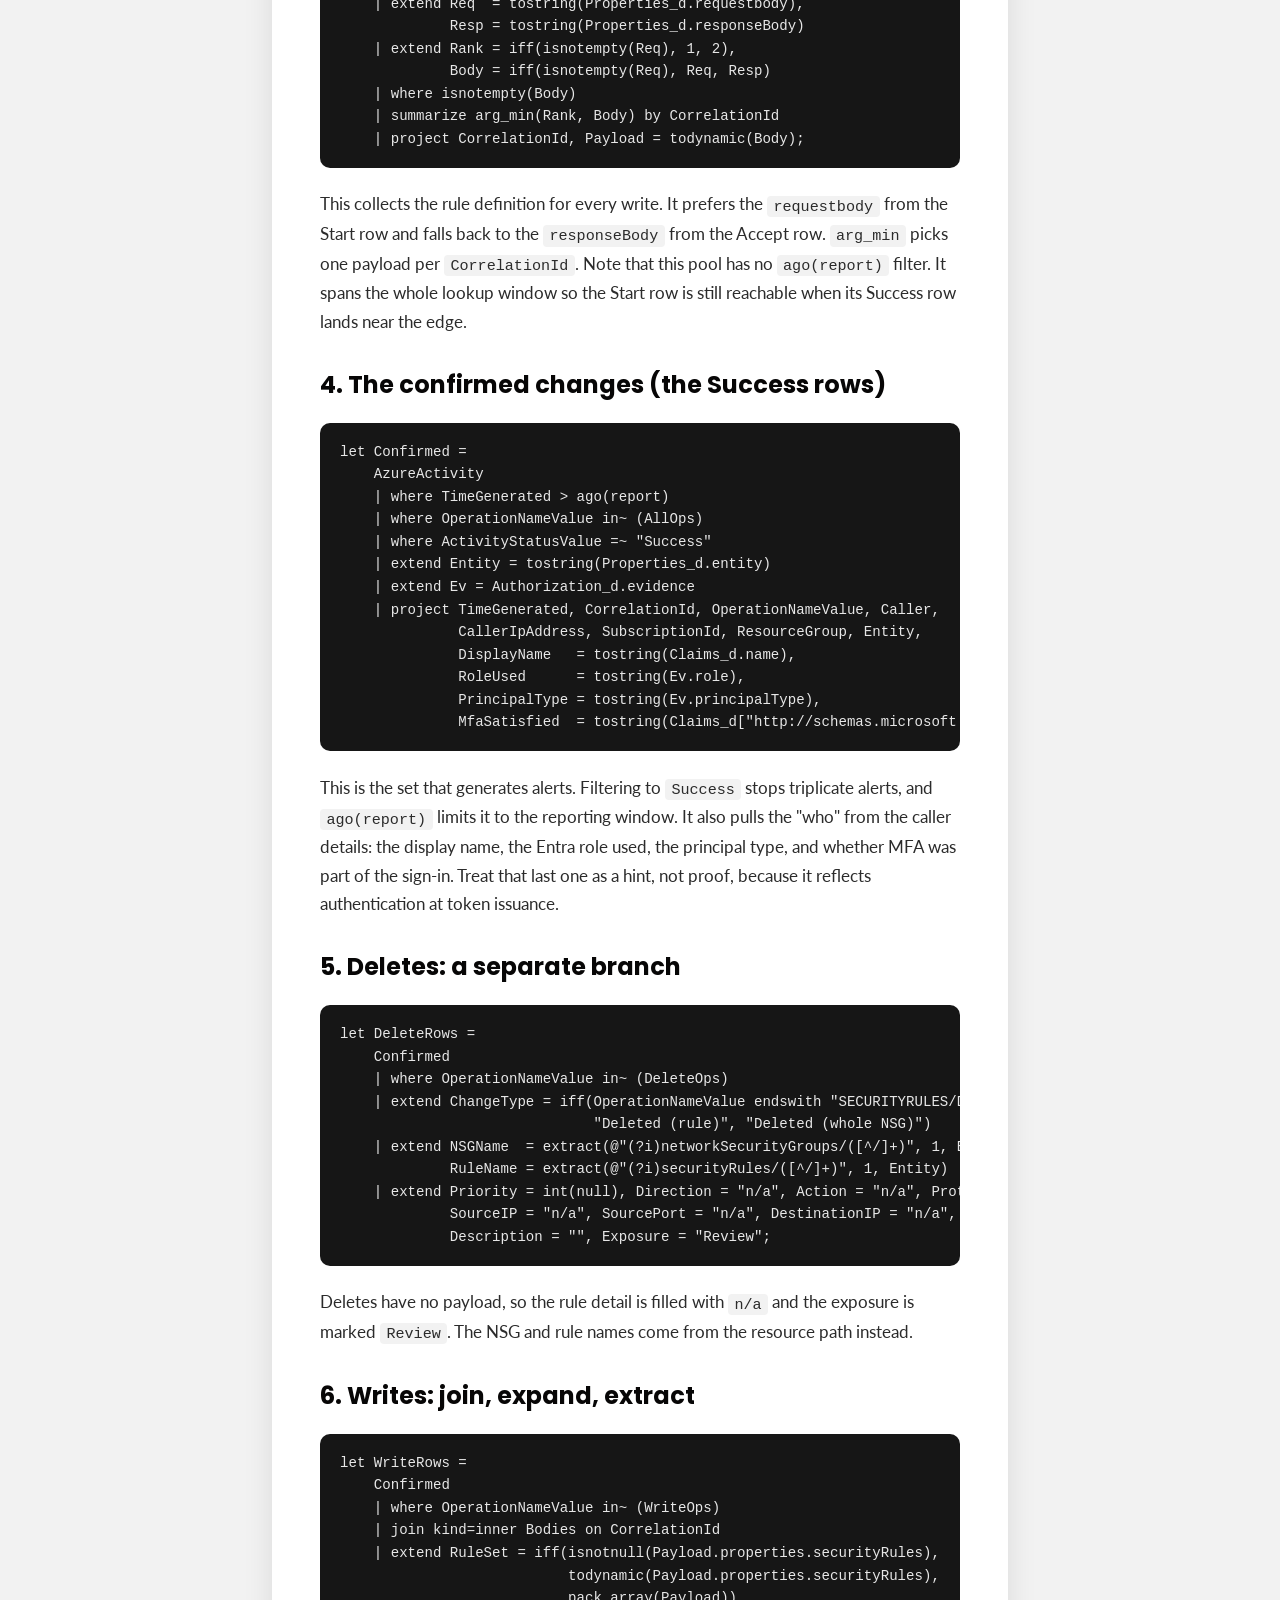
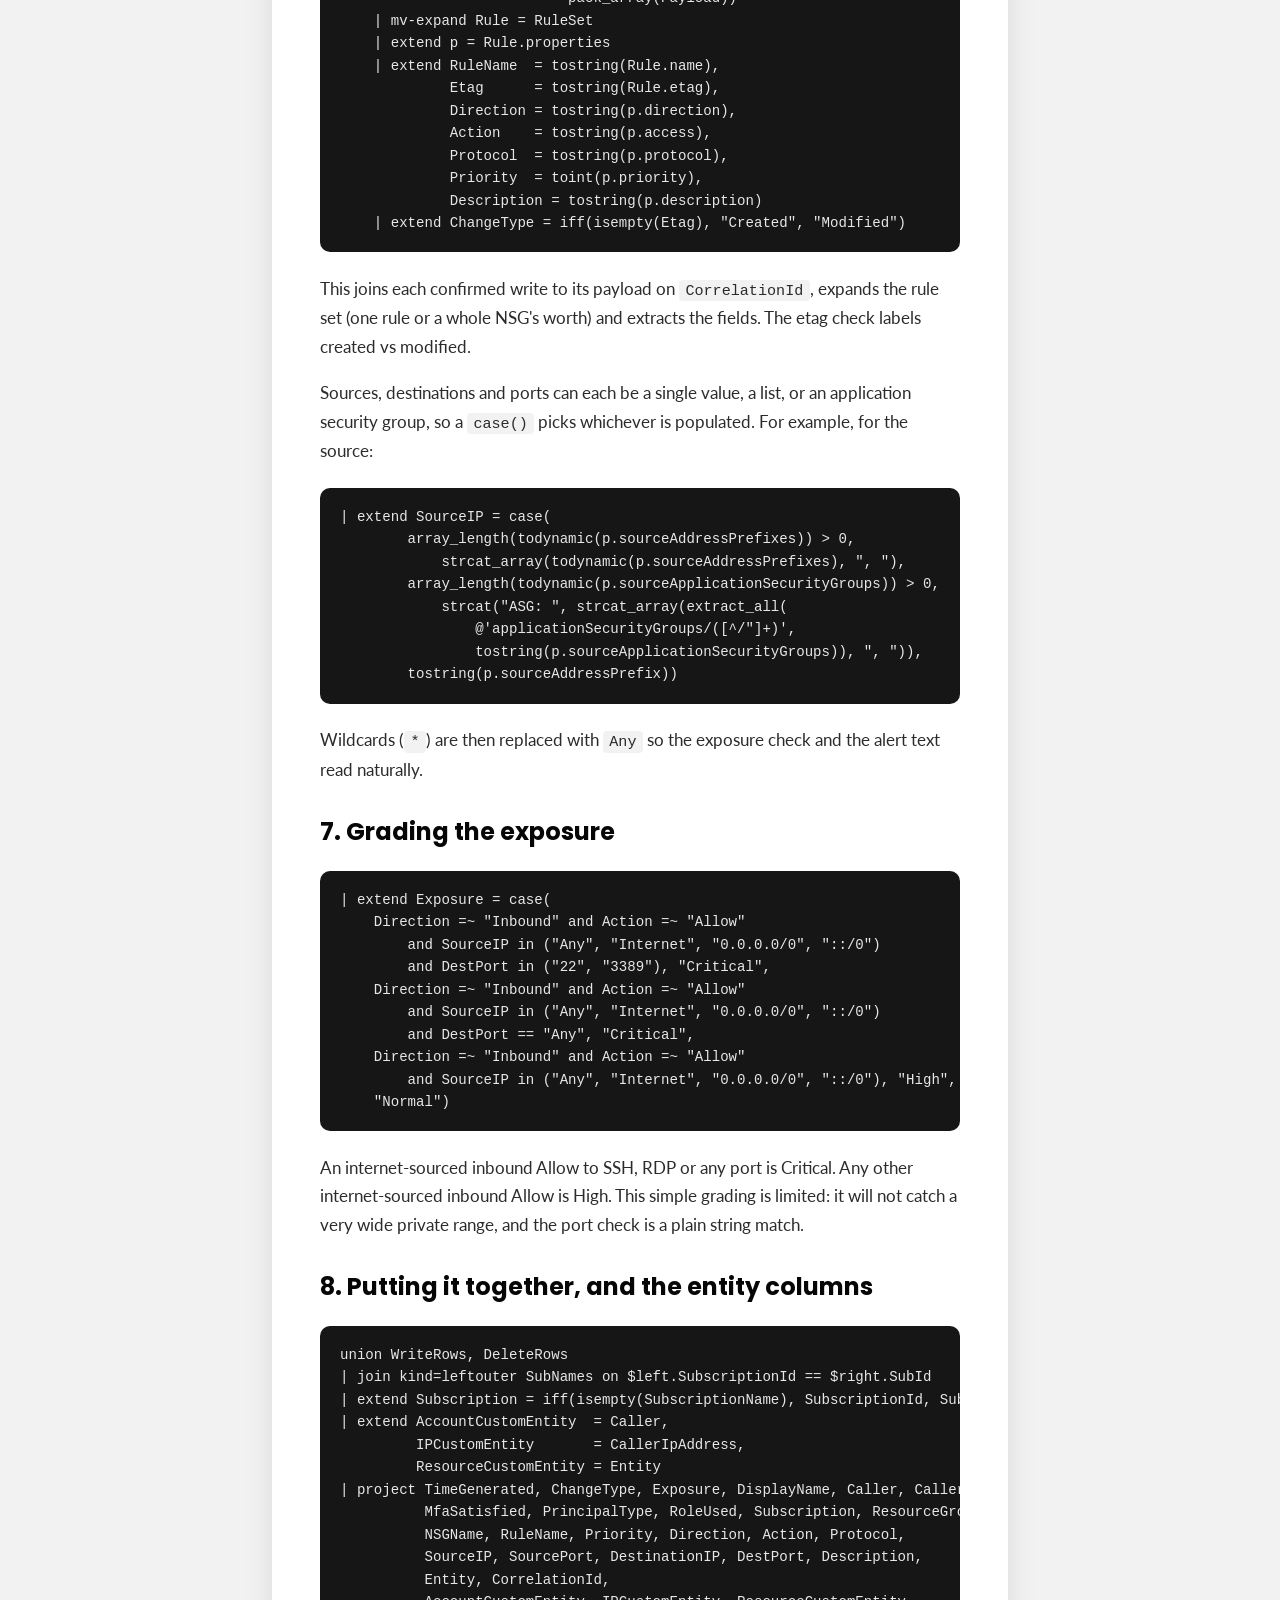
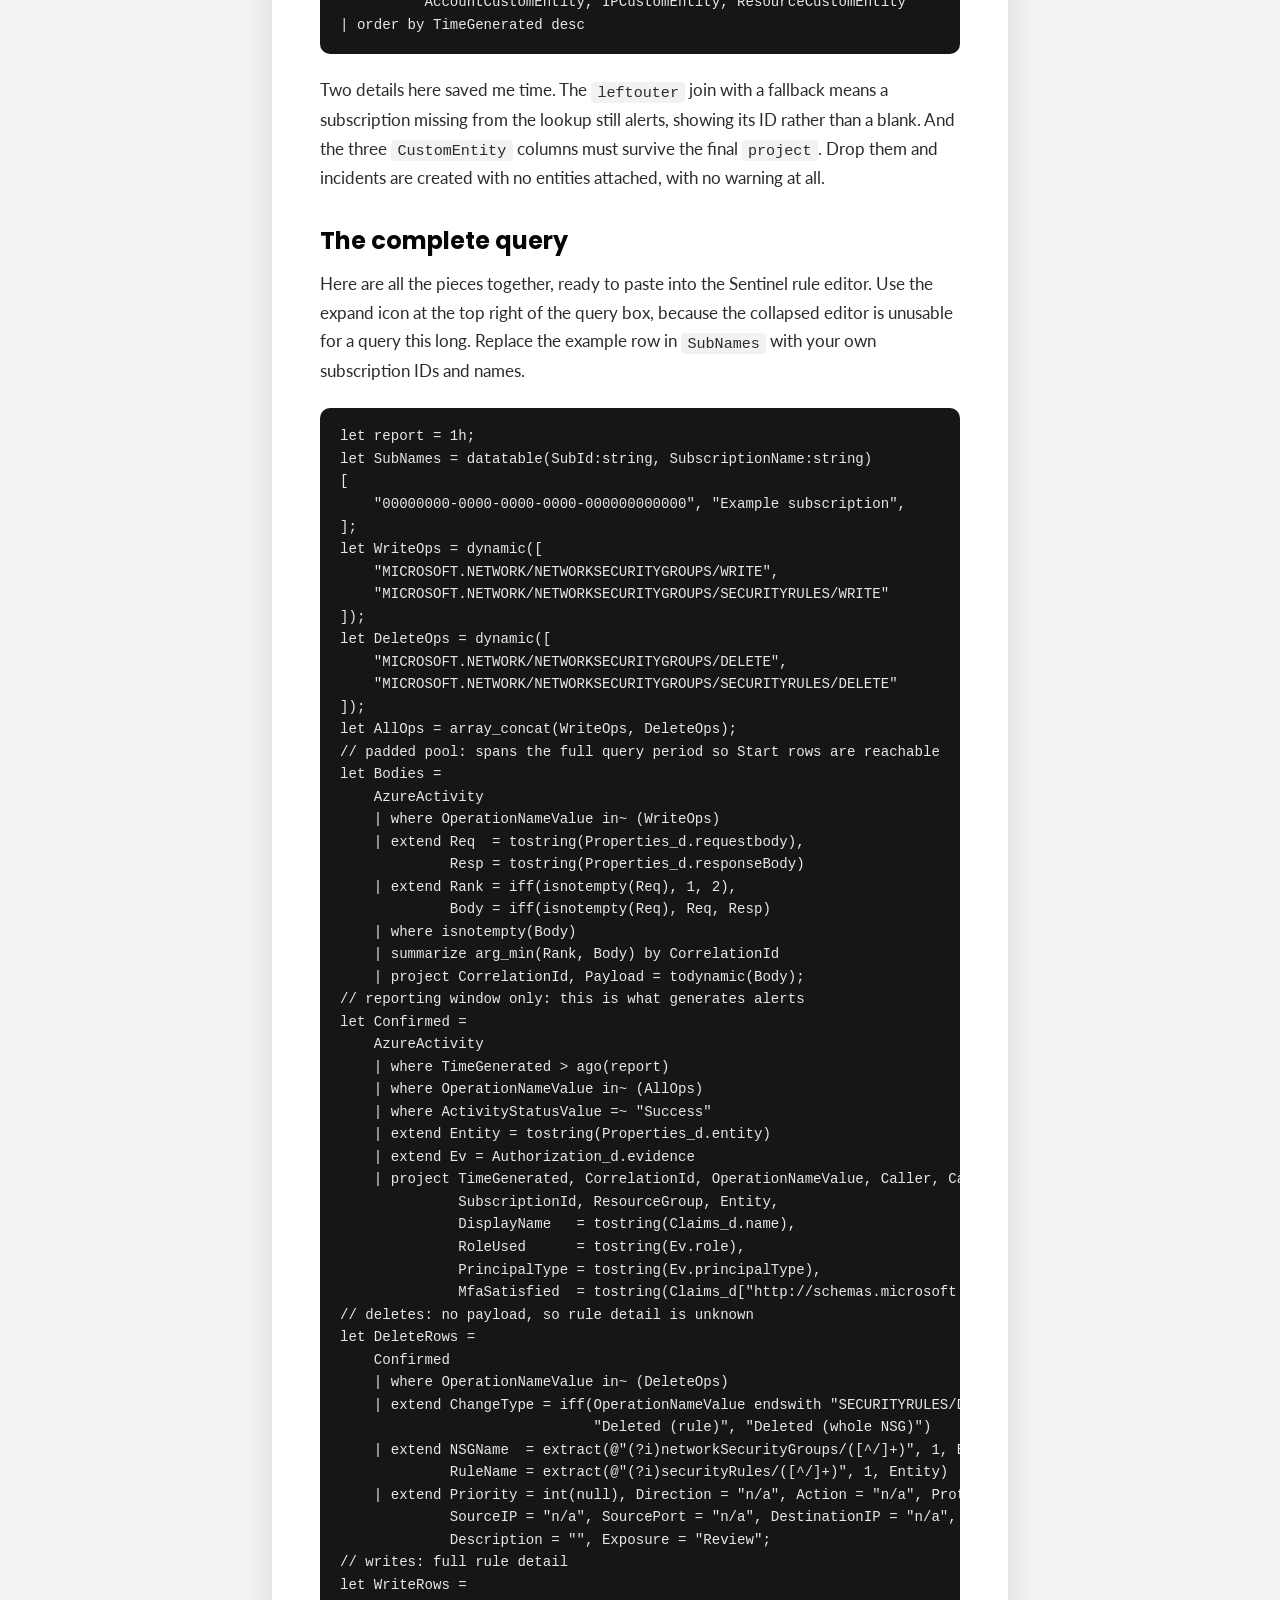
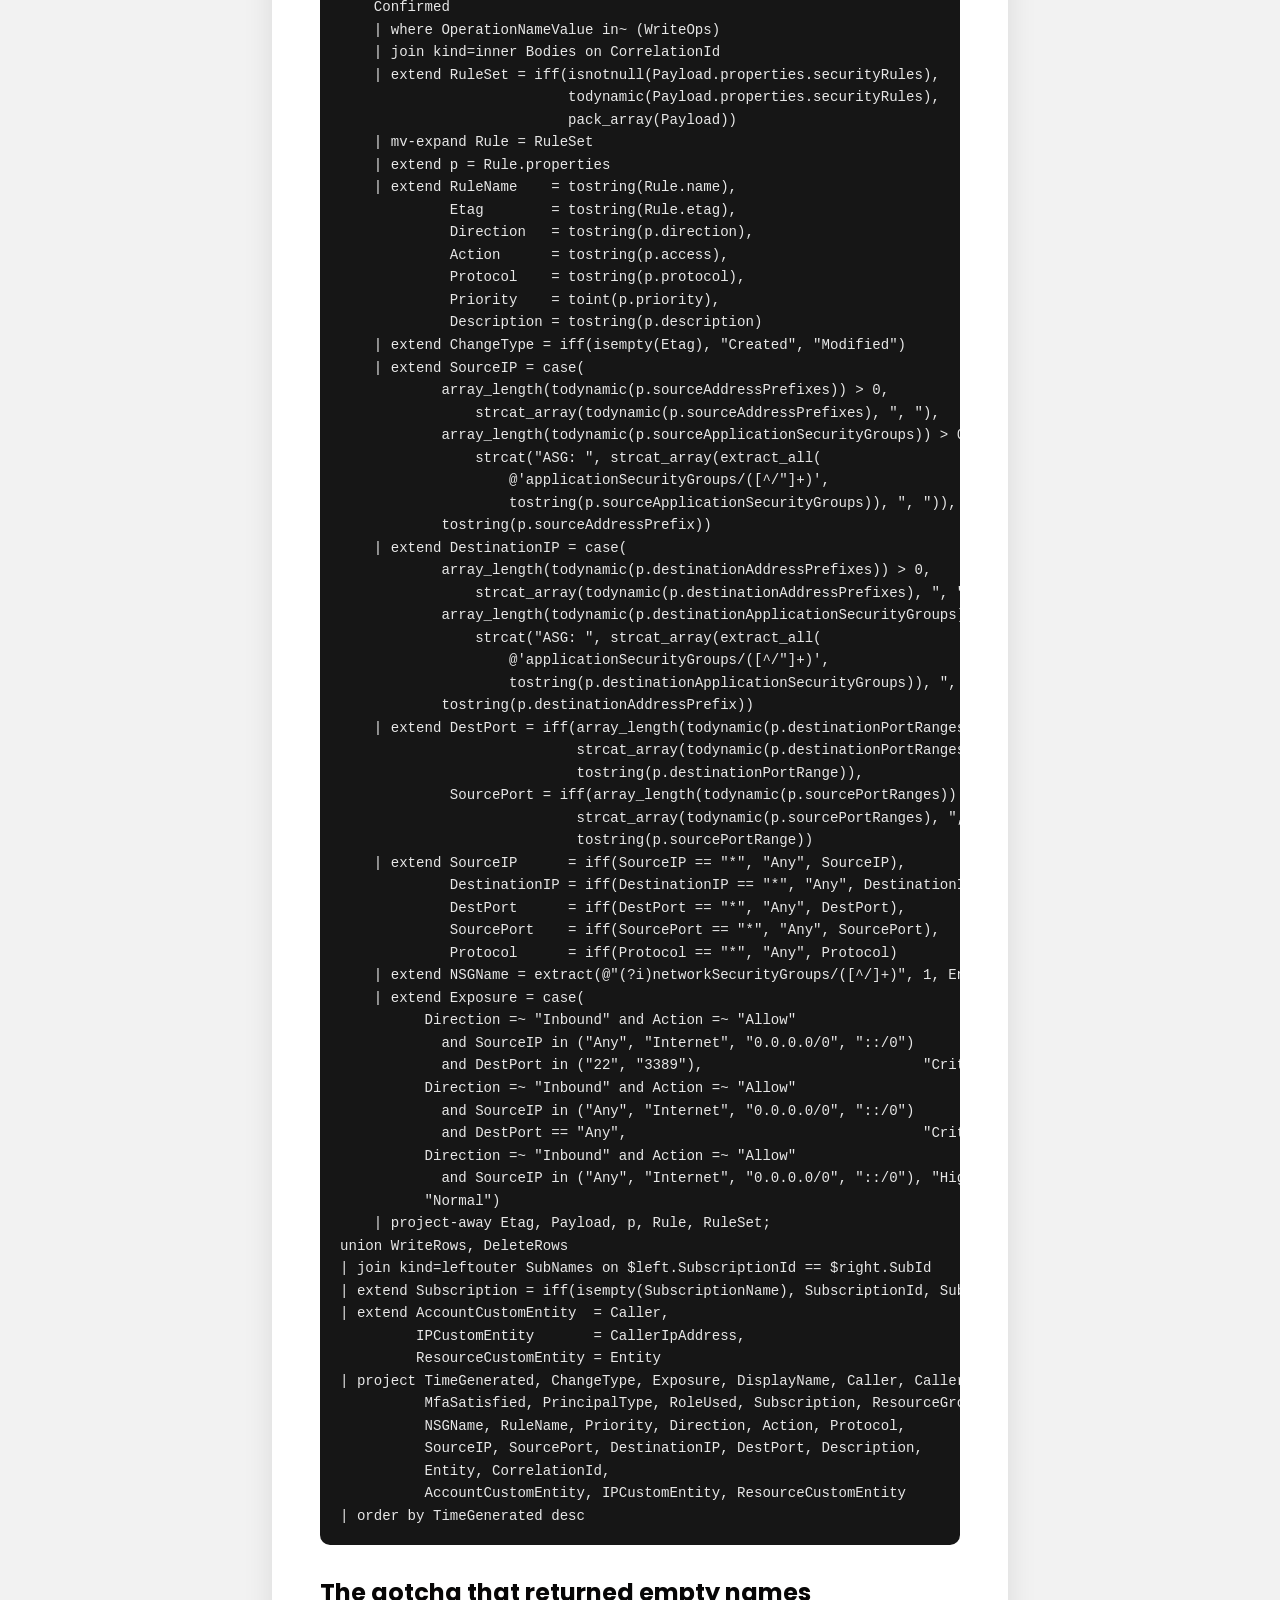
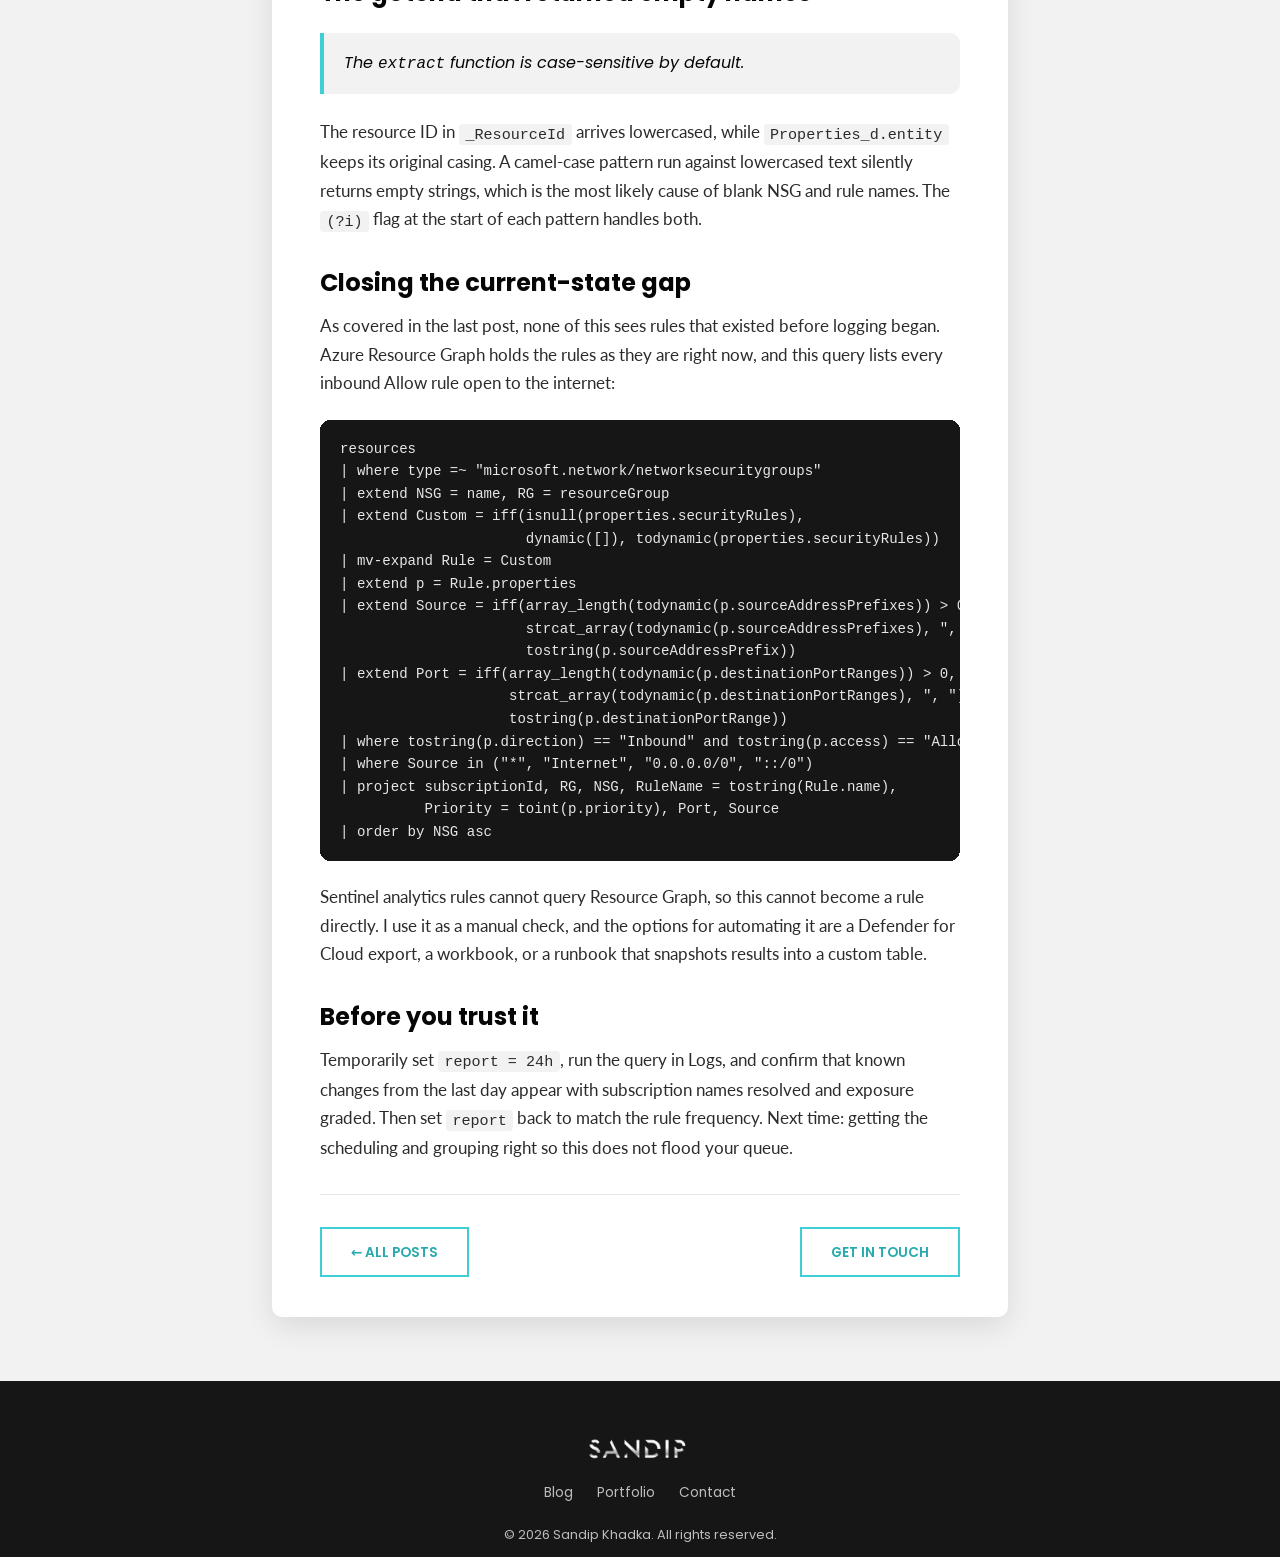
<file: posts/nsg-detection-kql-explained.html>
<!DOCTYPE html>
<html lang="en">
<head>
    <meta charset="UTF-8">
    <meta name="viewport" content="width=device-width, initial-scale=1.0">
    <title>The NSG change detection query, explained | Sandip Khadka</title>
    <meta name="description" content="A walk-through of the KQL behind my Sentinel NSG change detection, built up in small pieces, plus a Resource Graph query for the current-state gap.">
    <link rel="icon" href="../favicon.ico" sizes="any">
    <link rel="preconnect" href="https://fonts.googleapis.com">
    <link rel="preconnect" href="https://fonts.gstatic.com" crossorigin>
    <link href="https://fonts.googleapis.com/css?family=Poppins:300,400,600|Lato:300,400,700&display=swap" rel="stylesheet">
    <link rel="stylesheet" href="../style.css">
    <!-- SEO -->
    <meta name="author" content="Sandip Khadka">
    <meta name="robots" content="index, follow, max-image-preview:large">
    <link rel="canonical" href="https://blog.khadkasandip.com.np/posts/nsg-detection-kql-explained.html">
    <meta property="og:type" content="article">
    <meta property="og:site_name" content="Sandip Khadka Blog">
    <meta property="og:title" content="The NSG change detection query, explained piece by piece">
    <meta property="og:description" content="A walk-through of the KQL behind my Sentinel NSG change detection, built up in small pieces, plus a Resource Graph query for the current-state gap.">
    <meta property="og:url" content="https://blog.khadkasandip.com.np/posts/nsg-detection-kql-explained.html">
    <meta property="og:image" content="https://blog.khadkasandip.com.np/images/og-image.png">
    <meta property="og:image:width" content="1200">
    <meta property="og:image:height" content="630">
    <meta property="article:published_time" content="2026-09-25">
    <meta property="article:author" content="Sandip Khadka">
    <meta property="article:section" content="KQL">
    <meta name="twitter:card" content="summary_large_image">
    <meta name="twitter:title" content="The NSG change detection query, explained piece by piece">
    <meta name="twitter:description" content="A walk-through of the KQL behind my Sentinel NSG change detection, built up in small pieces, plus a Resource Graph query for the current-state gap.">
    <meta name="twitter:image" content="https://blog.khadkasandip.com.np/images/og-image.png">
    <script type="application/ld+json">{"@context": "https://schema.org", "@type": "BlogPosting", "headline": "The NSG change detection query, explained piece by piece", "description": "A walk-through of the KQL behind my Sentinel NSG change detection, built up in small pieces, plus a Resource Graph query for the current-state gap.", "datePublished": "2026-09-25", "dateModified": "2026-09-25", "author": {"@type": "Person", "name": "Sandip Khadka", "url": "https://khadkasandip.com.np"}, "image": "https://blog.khadkasandip.com.np/images/og-image.png", "mainEntityOfPage": {"@type": "WebPage", "@id": "https://blog.khadkasandip.com.np/posts/nsg-detection-kql-explained.html"}, "publisher": {"@type": "Person", "name": "Sandip Khadka"}}</script>
    <!-- /SEO -->
</head>
<body>
    <header class="site-header">
        <div class="bar">
            <a class="brand" href="../index.html" aria-label="Blog home"><img src="../images/llogo.png" alt="Sandip Khadka"></a>
            <nav class="site-nav" aria-label="Main">
                <a class="active" href="../index.html">Blog</a>
                <a href="https://khadkasandip.com.np" target="_blank" rel="noopener noreferrer">Portfolio</a>
                <a class="cta" href="https://khadkasandip.com.np/#contact" target="_blank" rel="noopener noreferrer">Contact</a>
            </nav>
        </div>
    </header>

    <section class="post-hero">
        <div class="inner">
            <a class="back" href="../index.html">&larr; All posts</a>
            <div class="meta"><span class="tag">KQL</span><span>25/09/2026</span><span>8 min read</span></div>
            <h1>The NSG change detection query, explained piece by piece</h1>
        </div>
    </section>

    <article class="article">
        <p>In the <a href="nsg-change-detection-activity-log.html">previous post</a> I covered how the Azure Activity Log records an NSG change: three rows per change, no payload on deletes, create and modify looking identical. This post shows how the query is built around those facts.</p>
        <p>The full query is around 100 lines, which is hard to read in one go. Here it is in the order I would explain it to a colleague.</p>

        <h2>1. Settings at the top</h2>
        <pre><code>let report = 1h;
let SubNames = datatable(SubId:string, SubscriptionName:string)
[
    "00000000-0000-0000-0000-000000000000", "Example subscription",
];</code></pre>
        <p><code>report</code> is how far back each run looks for changes to alert on. It must equal the rule's run frequency, which I explain in the next post. <code>SubNames</code> is a lookup, because <code>AzureActivity</code> only carries the subscription ID. I generate the rows with the Azure CLI rather than typing them:</p>
        <pre><code>az account list --all --query "sort_by([].{id:id, name:name}, &amp;name)" -o table</code></pre>

        <h2>2. The operations we care about</h2>
        <pre><code>let WriteOps = dynamic([
    "MICROSOFT.NETWORK/NETWORKSECURITYGROUPS/WRITE",
    "MICROSOFT.NETWORK/NETWORKSECURITYGROUPS/SECURITYRULES/WRITE"
]);
let DeleteOps = dynamic([
    "MICROSOFT.NETWORK/NETWORKSECURITYGROUPS/DELETE",
    "MICROSOFT.NETWORK/NETWORKSECURITYGROUPS/SECURITYRULES/DELETE"
]);
let AllOps = array_concat(WriteOps, DeleteOps);</code></pre>
        <p>Both the whole NSG and the individual security rule can be written or deleted, so all four operations are listed. There is no separate create operation, as explained last time.</p>

        <h2>3. A pool of payloads (the Start and Accept rows)</h2>
        <pre><code>let Bodies =
    AzureActivity
    | where OperationNameValue in~ (WriteOps)
    | extend Req  = tostring(Properties_d.requestbody),
             Resp = tostring(Properties_d.responseBody)
    | extend Rank = iff(isnotempty(Req), 1, 2),
             Body = iff(isnotempty(Req), Req, Resp)
    | where isnotempty(Body)
    | summarize arg_min(Rank, Body) by CorrelationId
    | project CorrelationId, Payload = todynamic(Body);</code></pre>
        <p>This collects the rule definition for every write. It prefers the <code>requestbody</code> from the Start row and falls back to the <code>responseBody</code> from the Accept row. <code>arg_min</code> picks one payload per <code>CorrelationId</code>. Note that this pool has no <code>ago(report)</code> filter. It spans the whole lookup window so the Start row is still reachable when its Success row lands near the edge.</p>

        <h2>4. The confirmed changes (the Success rows)</h2>
        <pre><code>let Confirmed =
    AzureActivity
    | where TimeGenerated &gt; ago(report)
    | where OperationNameValue in~ (AllOps)
    | where ActivityStatusValue =~ "Success"
    | extend Entity = tostring(Properties_d.entity)
    | extend Ev = Authorization_d.evidence
    | project TimeGenerated, CorrelationId, OperationNameValue, Caller,
              CallerIpAddress, SubscriptionId, ResourceGroup, Entity,
              DisplayName   = tostring(Claims_d.name),
              RoleUsed      = tostring(Ev.role),
              PrincipalType = tostring(Ev.principalType),
              MfaSatisfied  = tostring(Claims_d["http://schemas.microsoft.com/claims/authnmethodsreferences"]) has "mfa";</code></pre>
        <p>This is the set that generates alerts. Filtering to <code>Success</code> stops triplicate alerts, and <code>ago(report)</code> limits it to the reporting window. It also pulls the "who" from the caller details: the display name, the Entra role used, the principal type, and whether MFA was part of the sign-in. Treat that last one as a hint, not proof, because it reflects authentication at token issuance.</p>

        <h2>5. Deletes: a separate branch</h2>
        <pre><code>let DeleteRows =
    Confirmed
    | where OperationNameValue in~ (DeleteOps)
    | extend ChangeType = iff(OperationNameValue endswith "SECURITYRULES/DELETE",
                              "Deleted (rule)", "Deleted (whole NSG)")
    | extend NSGName  = extract(@"(?i)networkSecurityGroups/([^/]+)", 1, Entity),
             RuleName = extract(@"(?i)securityRules/([^/]+)", 1, Entity)
    | extend Priority = int(null), Direction = "n/a", Action = "n/a", Protocol = "n/a",
             SourceIP = "n/a", SourcePort = "n/a", DestinationIP = "n/a", DestPort = "n/a",
             Description = "", Exposure = "Review";</code></pre>
        <p>Deletes have no payload, so the rule detail is filled with <code>n/a</code> and the exposure is marked <code>Review</code>. The NSG and rule names come from the resource path instead.</p>

        <h2>6. Writes: join, expand, extract</h2>
        <pre><code>let WriteRows =
    Confirmed
    | where OperationNameValue in~ (WriteOps)
    | join kind=inner Bodies on CorrelationId
    | extend RuleSet = iff(isnotnull(Payload.properties.securityRules),
                           todynamic(Payload.properties.securityRules),
                           pack_array(Payload))
    | mv-expand Rule = RuleSet
    | extend p = Rule.properties
    | extend RuleName  = tostring(Rule.name),
             Etag      = tostring(Rule.etag),
             Direction = tostring(p.direction),
             Action    = tostring(p.access),
             Protocol  = tostring(p.protocol),
             Priority  = toint(p.priority),
             Description = tostring(p.description)
    | extend ChangeType = iff(isempty(Etag), "Created", "Modified")</code></pre>
        <p>This joins each confirmed write to its payload on <code>CorrelationId</code>, expands the rule set (one rule or a whole NSG's worth) and extracts the fields. The etag check labels created vs modified.</p>
        <p>Sources, destinations and ports can each be a single value, a list, or an application security group, so a <code>case()</code> picks whichever is populated. For example, for the source:</p>
        <pre><code>| extend SourceIP = case(
        array_length(todynamic(p.sourceAddressPrefixes)) &gt; 0,
            strcat_array(todynamic(p.sourceAddressPrefixes), ", "),
        array_length(todynamic(p.sourceApplicationSecurityGroups)) &gt; 0,
            strcat("ASG: ", strcat_array(extract_all(
                @'applicationSecurityGroups/([^/"]+)',
                tostring(p.sourceApplicationSecurityGroups)), ", ")),
        tostring(p.sourceAddressPrefix))</code></pre>
        <p>Wildcards (<code>*</code>) are then replaced with <code>Any</code> so the exposure check and the alert text read naturally.</p>

        <h2>7. Grading the exposure</h2>
        <pre><code>| extend Exposure = case(
    Direction =~ "Inbound" and Action =~ "Allow"
        and SourceIP in ("Any", "Internet", "0.0.0.0/0", "::/0")
        and DestPort in ("22", "3389"), "Critical",
    Direction =~ "Inbound" and Action =~ "Allow"
        and SourceIP in ("Any", "Internet", "0.0.0.0/0", "::/0")
        and DestPort == "Any", "Critical",
    Direction =~ "Inbound" and Action =~ "Allow"
        and SourceIP in ("Any", "Internet", "0.0.0.0/0", "::/0"), "High",
    "Normal")</code></pre>
        <p>An internet-sourced inbound Allow to SSH, RDP or any port is Critical. Any other internet-sourced inbound Allow is High. This simple grading is limited: it will not catch a very wide private range, and the port check is a plain string match.</p>

        <h2>8. Putting it together, and the entity columns</h2>
        <pre><code>union WriteRows, DeleteRows
| join kind=leftouter SubNames on $left.SubscriptionId == $right.SubId
| extend Subscription = iff(isempty(SubscriptionName), SubscriptionId, SubscriptionName)
| extend AccountCustomEntity  = Caller,
         IPCustomEntity       = CallerIpAddress,
         ResourceCustomEntity = Entity
| project TimeGenerated, ChangeType, Exposure, DisplayName, Caller, CallerIpAddress,
          MfaSatisfied, PrincipalType, RoleUsed, Subscription, ResourceGroup,
          NSGName, RuleName, Priority, Direction, Action, Protocol,
          SourceIP, SourcePort, DestinationIP, DestPort, Description,
          Entity, CorrelationId,
          AccountCustomEntity, IPCustomEntity, ResourceCustomEntity
| order by TimeGenerated desc</code></pre>
        <p>Two details here saved me time. The <code>leftouter</code> join with a fallback means a subscription missing from the lookup still alerts, showing its ID rather than a blank. And the three <code>CustomEntity</code> columns must survive the final <code>project</code>. Drop them and incidents are created with no entities attached, with no warning at all.</p>

        <h2>The complete query</h2>
        <p>Here are all the pieces together, ready to paste into the Sentinel rule editor. Use the expand icon at the top right of the query box, because the collapsed editor is unusable for a query this long. Replace the example row in <code>SubNames</code> with your own subscription IDs and names.</p>
        <pre><code>let report = 1h;
let SubNames = datatable(SubId:string, SubscriptionName:string)
[
    "00000000-0000-0000-0000-000000000000", "Example subscription",
];
let WriteOps = dynamic([
    "MICROSOFT.NETWORK/NETWORKSECURITYGROUPS/WRITE",
    "MICROSOFT.NETWORK/NETWORKSECURITYGROUPS/SECURITYRULES/WRITE"
]);
let DeleteOps = dynamic([
    "MICROSOFT.NETWORK/NETWORKSECURITYGROUPS/DELETE",
    "MICROSOFT.NETWORK/NETWORKSECURITYGROUPS/SECURITYRULES/DELETE"
]);
let AllOps = array_concat(WriteOps, DeleteOps);
// padded pool: spans the full query period so Start rows are reachable
let Bodies =
    AzureActivity
    | where OperationNameValue in~ (WriteOps)
    | extend Req  = tostring(Properties_d.requestbody),
             Resp = tostring(Properties_d.responseBody)
    | extend Rank = iff(isnotempty(Req), 1, 2),
             Body = iff(isnotempty(Req), Req, Resp)
    | where isnotempty(Body)
    | summarize arg_min(Rank, Body) by CorrelationId
    | project CorrelationId, Payload = todynamic(Body);
// reporting window only: this is what generates alerts
let Confirmed =
    AzureActivity
    | where TimeGenerated &gt; ago(report)
    | where OperationNameValue in~ (AllOps)
    | where ActivityStatusValue =~ "Success"
    | extend Entity = tostring(Properties_d.entity)
    | extend Ev = Authorization_d.evidence
    | project TimeGenerated, CorrelationId, OperationNameValue, Caller, CallerIpAddress,
              SubscriptionId, ResourceGroup, Entity,
              DisplayName   = tostring(Claims_d.name),
              RoleUsed      = tostring(Ev.role),
              PrincipalType = tostring(Ev.principalType),
              MfaSatisfied  = tostring(Claims_d["http://schemas.microsoft.com/claims/authnmethodsreferences"]) has "mfa";
// deletes: no payload, so rule detail is unknown
let DeleteRows =
    Confirmed
    | where OperationNameValue in~ (DeleteOps)
    | extend ChangeType = iff(OperationNameValue endswith "SECURITYRULES/DELETE",
                              "Deleted (rule)", "Deleted (whole NSG)")
    | extend NSGName  = extract(@"(?i)networkSecurityGroups/([^/]+)", 1, Entity),
             RuleName = extract(@"(?i)securityRules/([^/]+)", 1, Entity)
    | extend Priority = int(null), Direction = "n/a", Action = "n/a", Protocol = "n/a",
             SourceIP = "n/a", SourcePort = "n/a", DestinationIP = "n/a", DestPort = "n/a",
             Description = "", Exposure = "Review";
// writes: full rule detail
let WriteRows =
    Confirmed
    | where OperationNameValue in~ (WriteOps)
    | join kind=inner Bodies on CorrelationId
    | extend RuleSet = iff(isnotnull(Payload.properties.securityRules),
                           todynamic(Payload.properties.securityRules),
                           pack_array(Payload))
    | mv-expand Rule = RuleSet
    | extend p = Rule.properties
    | extend RuleName    = tostring(Rule.name),
             Etag        = tostring(Rule.etag),
             Direction   = tostring(p.direction),
             Action      = tostring(p.access),
             Protocol    = tostring(p.protocol),
             Priority    = toint(p.priority),
             Description = tostring(p.description)
    | extend ChangeType = iff(isempty(Etag), "Created", "Modified")
    | extend SourceIP = case(
            array_length(todynamic(p.sourceAddressPrefixes)) &gt; 0,
                strcat_array(todynamic(p.sourceAddressPrefixes), ", "),
            array_length(todynamic(p.sourceApplicationSecurityGroups)) &gt; 0,
                strcat("ASG: ", strcat_array(extract_all(
                    @'applicationSecurityGroups/([^/"]+)',
                    tostring(p.sourceApplicationSecurityGroups)), ", ")),
            tostring(p.sourceAddressPrefix))
    | extend DestinationIP = case(
            array_length(todynamic(p.destinationAddressPrefixes)) &gt; 0,
                strcat_array(todynamic(p.destinationAddressPrefixes), ", "),
            array_length(todynamic(p.destinationApplicationSecurityGroups)) &gt; 0,
                strcat("ASG: ", strcat_array(extract_all(
                    @'applicationSecurityGroups/([^/"]+)',
                    tostring(p.destinationApplicationSecurityGroups)), ", ")),
            tostring(p.destinationAddressPrefix))
    | extend DestPort = iff(array_length(todynamic(p.destinationPortRanges)) &gt; 0,
                            strcat_array(todynamic(p.destinationPortRanges), ", "),
                            tostring(p.destinationPortRange)),
             SourcePort = iff(array_length(todynamic(p.sourcePortRanges)) &gt; 0,
                            strcat_array(todynamic(p.sourcePortRanges), ", "),
                            tostring(p.sourcePortRange))
    | extend SourceIP      = iff(SourceIP == "*", "Any", SourceIP),
             DestinationIP = iff(DestinationIP == "*", "Any", DestinationIP),
             DestPort      = iff(DestPort == "*", "Any", DestPort),
             SourcePort    = iff(SourcePort == "*", "Any", SourcePort),
             Protocol      = iff(Protocol == "*", "Any", Protocol)
    | extend NSGName = extract(@"(?i)networkSecurityGroups/([^/]+)", 1, Entity)
    | extend Exposure = case(
          Direction =~ "Inbound" and Action =~ "Allow"
            and SourceIP in ("Any", "Internet", "0.0.0.0/0", "::/0")
            and DestPort in ("22", "3389"),                          "Critical",
          Direction =~ "Inbound" and Action =~ "Allow"
            and SourceIP in ("Any", "Internet", "0.0.0.0/0", "::/0")
            and DestPort == "Any",                                   "Critical",
          Direction =~ "Inbound" and Action =~ "Allow"
            and SourceIP in ("Any", "Internet", "0.0.0.0/0", "::/0"), "High",
          "Normal")
    | project-away Etag, Payload, p, Rule, RuleSet;
union WriteRows, DeleteRows
| join kind=leftouter SubNames on $left.SubscriptionId == $right.SubId
| extend Subscription = iff(isempty(SubscriptionName), SubscriptionId, SubscriptionName)
| extend AccountCustomEntity  = Caller,
         IPCustomEntity       = CallerIpAddress,
         ResourceCustomEntity = Entity
| project TimeGenerated, ChangeType, Exposure, DisplayName, Caller, CallerIpAddress,
          MfaSatisfied, PrincipalType, RoleUsed, Subscription, ResourceGroup,
          NSGName, RuleName, Priority, Direction, Action, Protocol,
          SourceIP, SourcePort, DestinationIP, DestPort, Description,
          Entity, CorrelationId,
          AccountCustomEntity, IPCustomEntity, ResourceCustomEntity
| order by TimeGenerated desc</code></pre>

        <h2>The gotcha that returned empty names</h2>
        <blockquote>The <code>extract</code> function is case-sensitive by default.</blockquote>
        <p>The resource ID in <code>_ResourceId</code> arrives lowercased, while <code>Properties_d.entity</code> keeps its original casing. A camel-case pattern run against lowercased text silently returns empty strings, which is the most likely cause of blank NSG and rule names. The <code>(?i)</code> flag at the start of each pattern handles both.</p>

        <h2>Closing the current-state gap</h2>
        <p>As covered in the last post, none of this sees rules that existed before logging began. Azure Resource Graph holds the rules as they are right now, and this query lists every inbound Allow rule open to the internet:</p>
        <pre><code>resources
| where type =~ "microsoft.network/networksecuritygroups"
| extend NSG = name, RG = resourceGroup
| extend Custom = iff(isnull(properties.securityRules),
                      dynamic([]), todynamic(properties.securityRules))
| mv-expand Rule = Custom
| extend p = Rule.properties
| extend Source = iff(array_length(todynamic(p.sourceAddressPrefixes)) &gt; 0,
                      strcat_array(todynamic(p.sourceAddressPrefixes), ", "),
                      tostring(p.sourceAddressPrefix))
| extend Port = iff(array_length(todynamic(p.destinationPortRanges)) &gt; 0,
                    strcat_array(todynamic(p.destinationPortRanges), ", "),
                    tostring(p.destinationPortRange))
| where tostring(p.direction) == "Inbound" and tostring(p.access) == "Allow"
| where Source in ("*", "Internet", "0.0.0.0/0", "::/0")
| project subscriptionId, RG, NSG, RuleName = tostring(Rule.name),
          Priority = toint(p.priority), Port, Source
| order by NSG asc</code></pre>
        <p>Sentinel analytics rules cannot query Resource Graph, so this cannot become a rule directly. I use it as a manual check, and the options for automating it are a Defender for Cloud export, a workbook, or a runbook that snapshots results into a custom table.</p>

        <h2>Before you trust it</h2>
        <p>Temporarily set <code>report = 24h</code>, run the query in Logs, and confirm that known changes from the last day appear with subscription names resolved and exposure graded. Then set <code>report</code> back to match the rule frequency. Next time: getting the scheduling and grouping right so this does not flood your queue.</p>
        <hr>
        <div class="post-footer">
            <a class="btn" href="../index.html">&larr; All posts</a>
            <a class="btn" href="https://khadkasandip.com.np/#contact" target="_blank" rel="noopener noreferrer">Get in touch</a>
        </div>
    </article>

    <footer class="site-footer">
        <img src="../images/llogo.png" alt="Sandip Khadka">
        <nav aria-label="Footer">
            <a href="../index.html">Blog</a>
            <a href="https://khadkasandip.com.np" target="_blank" rel="noopener noreferrer">Portfolio</a>
            <a href="https://khadkasandip.com.np/#contact" target="_blank" rel="noopener noreferrer">Contact</a>
        </nav>
        <small>&copy; 2026 Sandip Khadka. All rights reserved.</small>
    </footer>
</body>
</html>
</file>
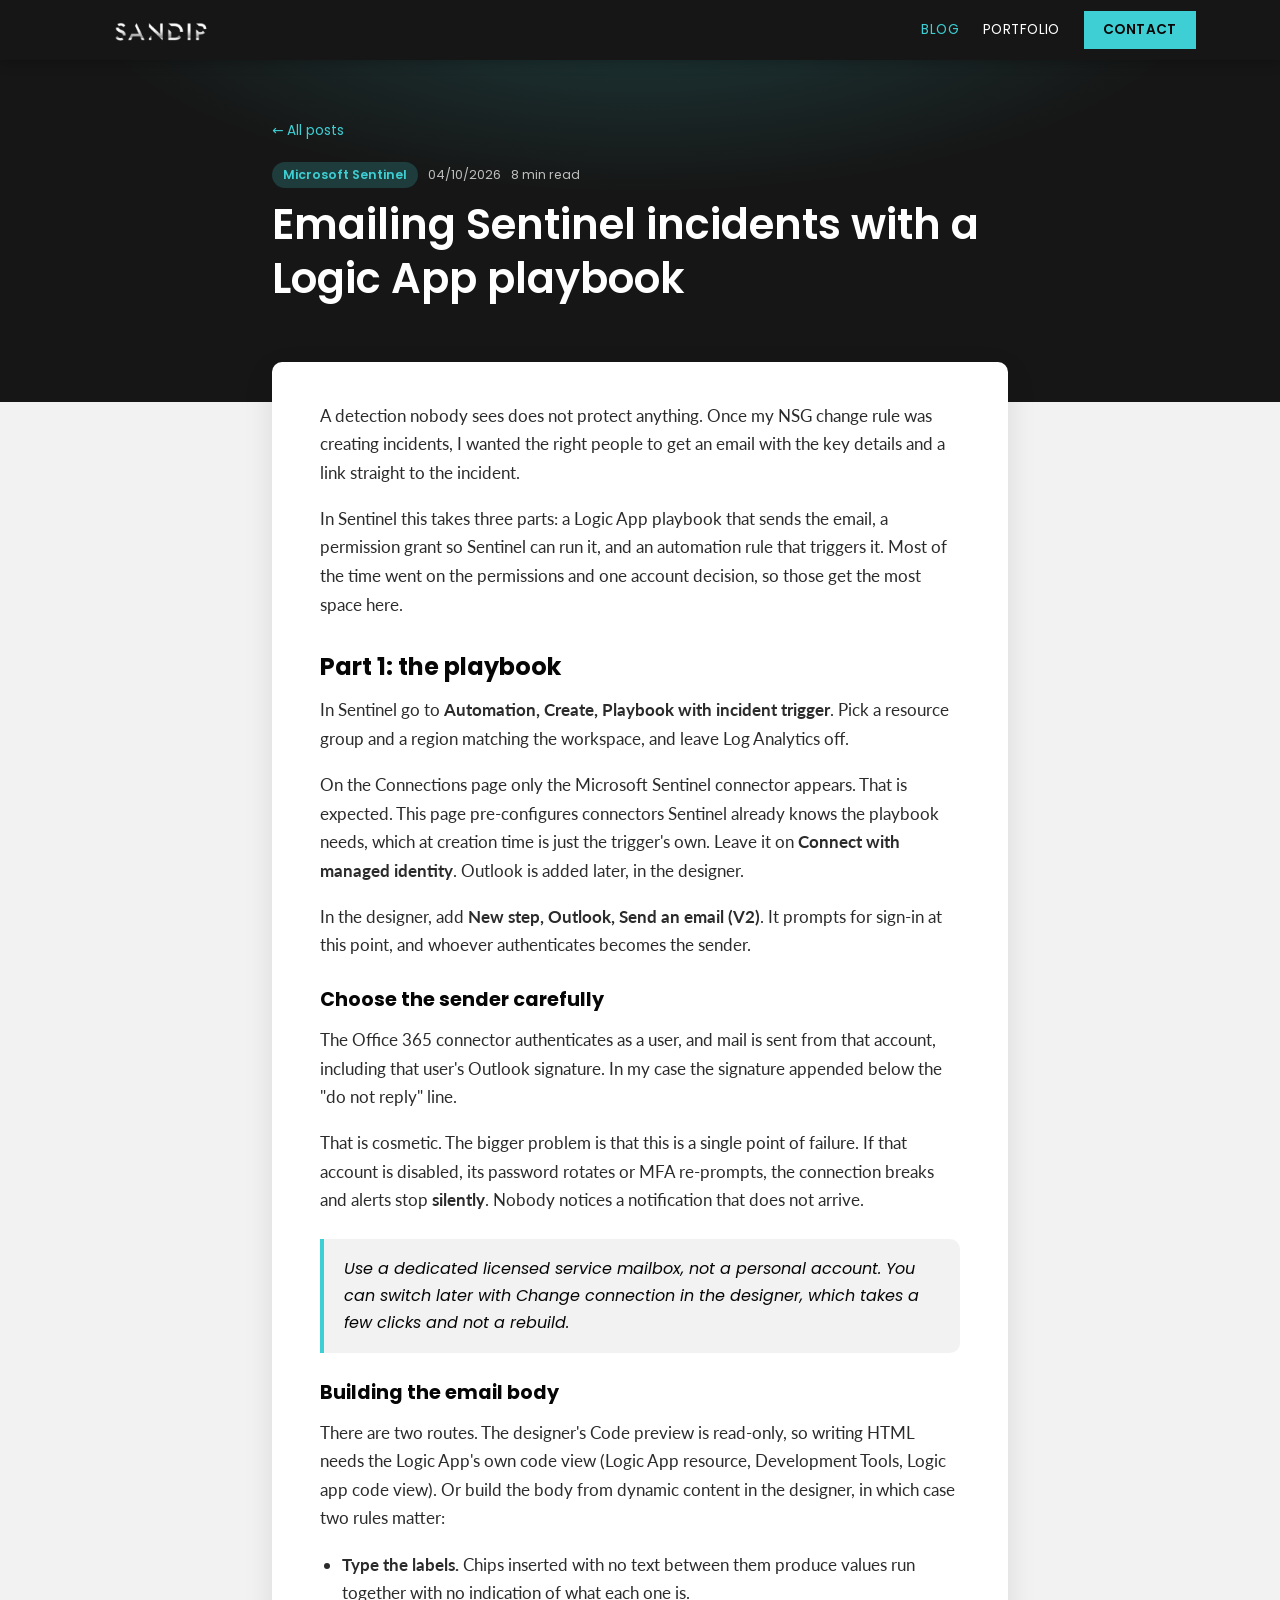
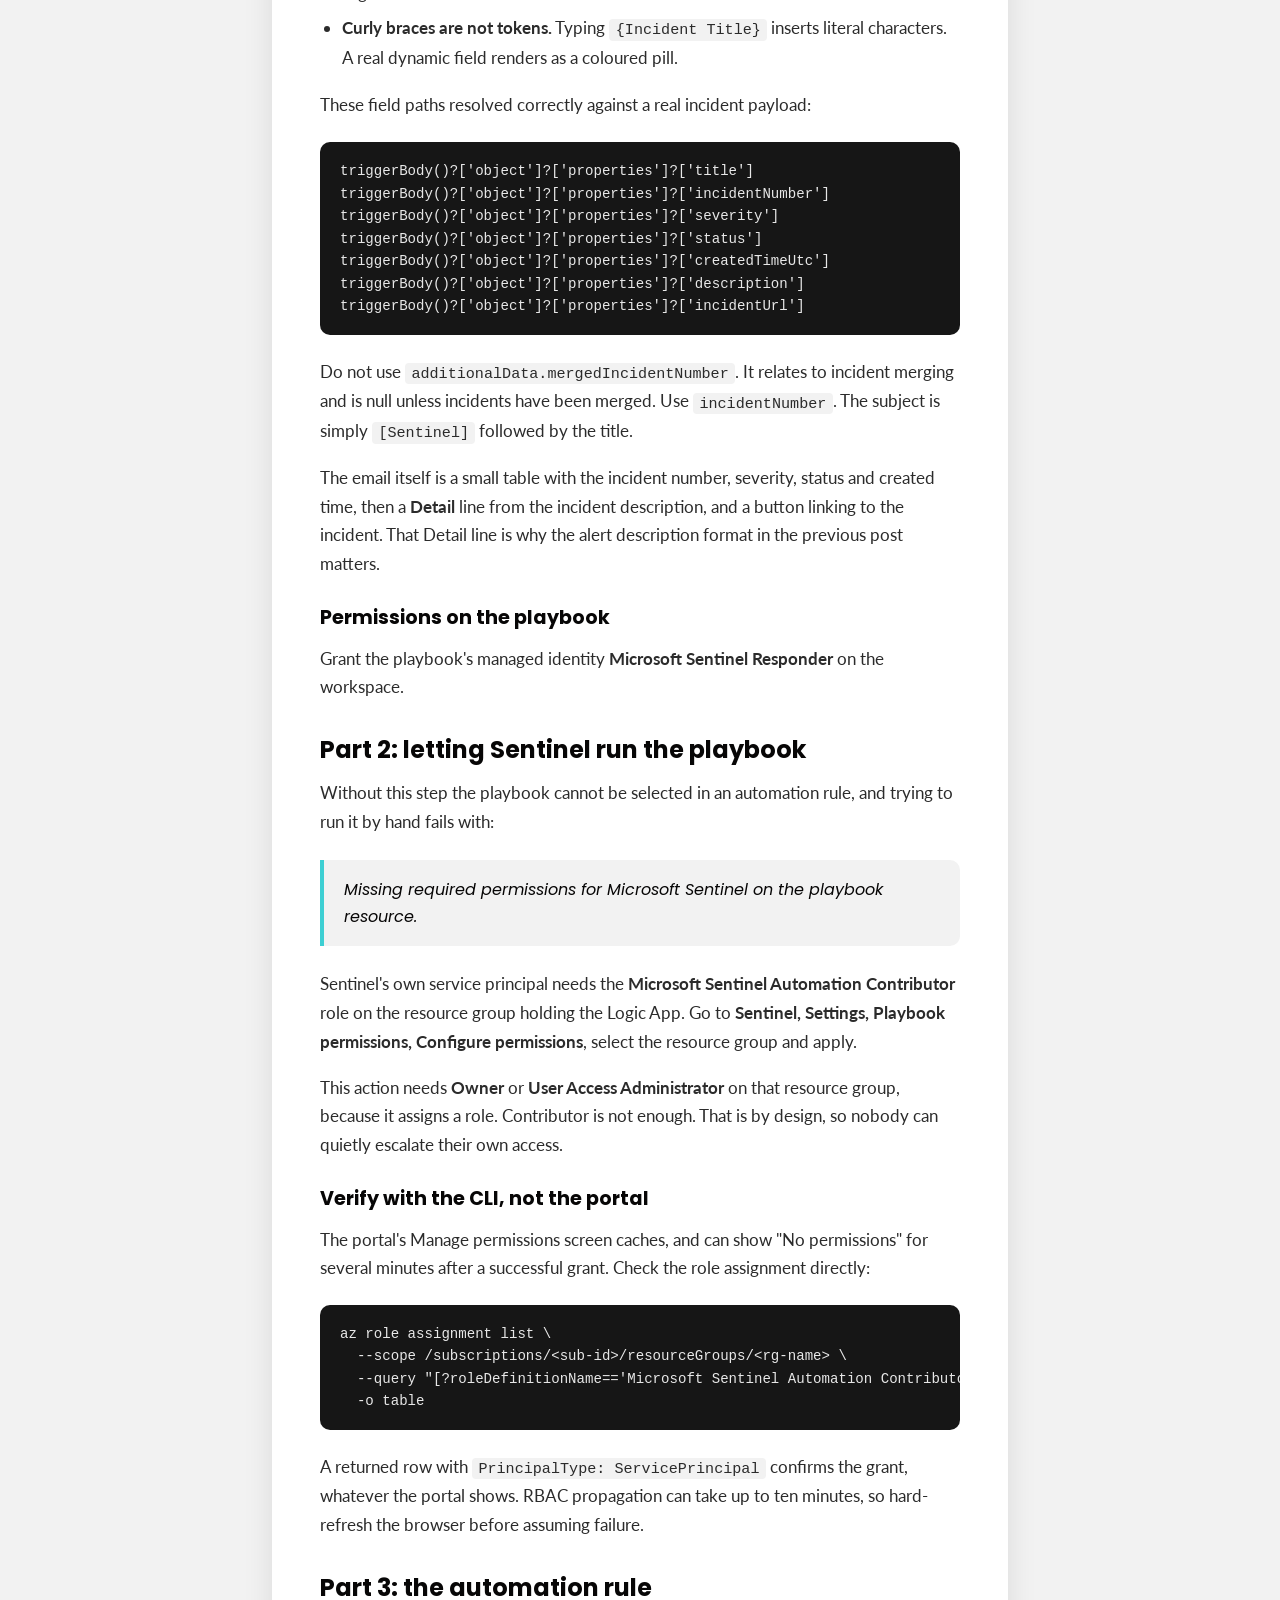
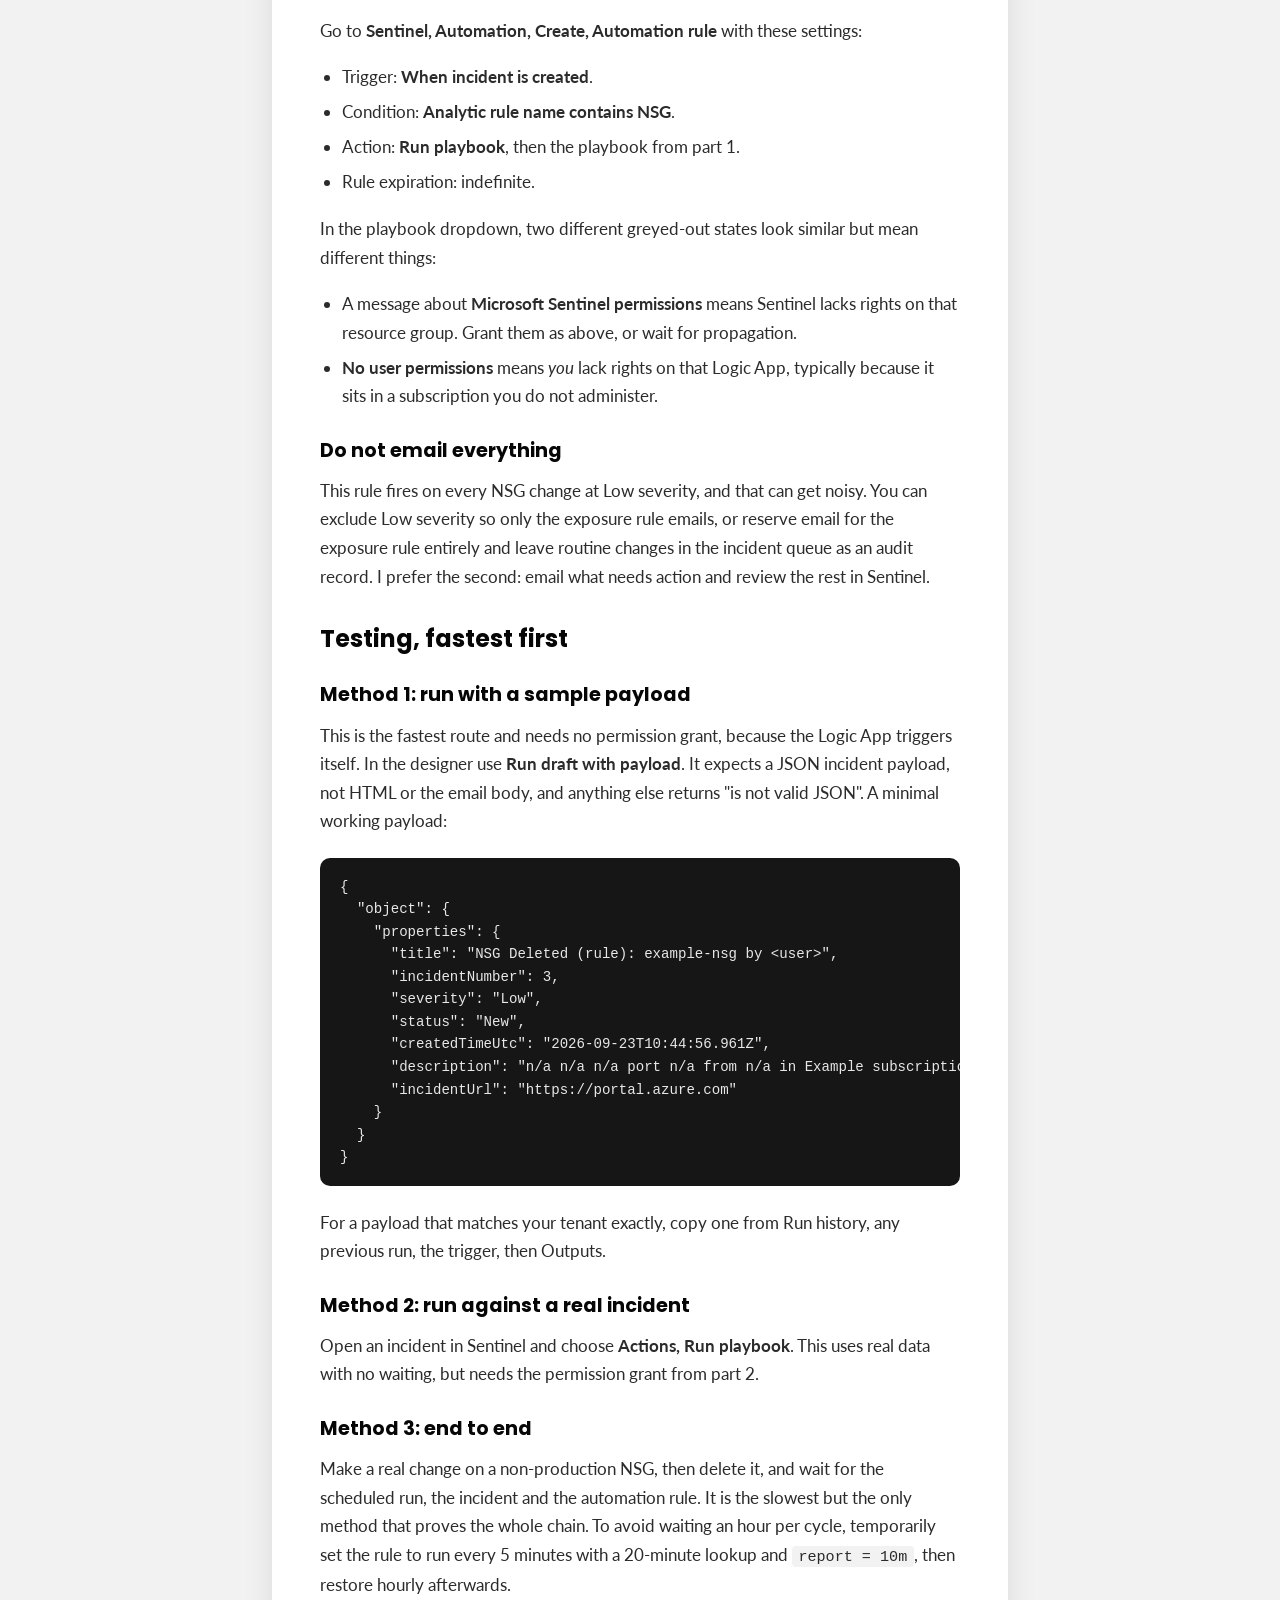
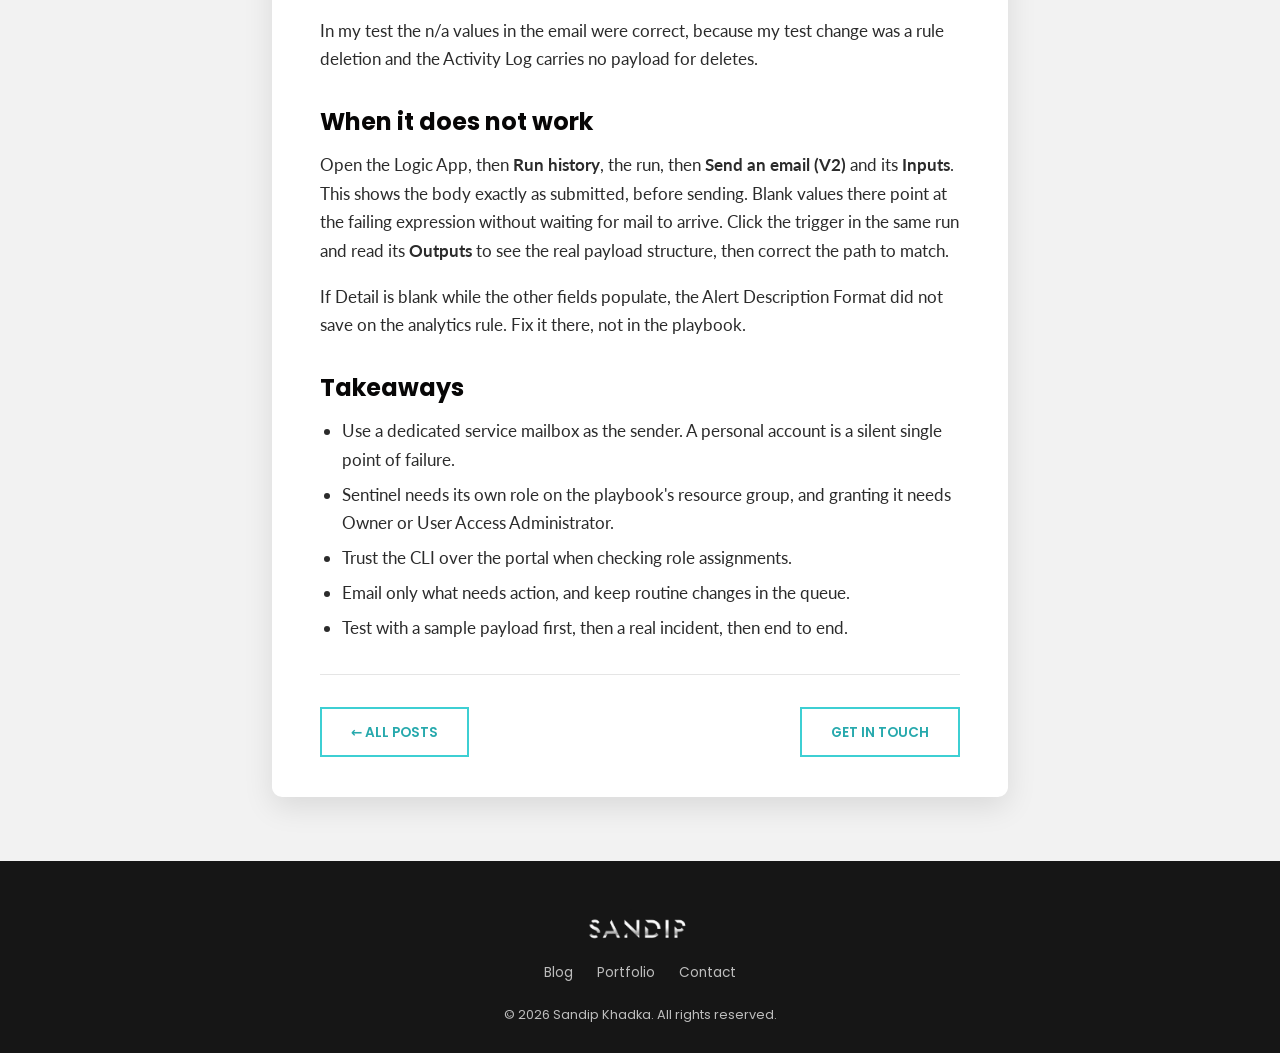
<file: posts/sentinel-email-playbook-logic-app.html>
<!DOCTYPE html>
<html lang="en">
<head>
    <meta charset="UTF-8">
    <meta name="viewport" content="width=device-width, initial-scale=1.0">
    <title>Emailing Sentinel incidents with a Logic App | Sandip Khadka</title>
    <meta name="description" content="Building an email notification playbook for Microsoft Sentinel incidents, including the permission errors, sender account trap and testing methods.">
    <link rel="icon" href="../favicon.ico" sizes="any">
    <link rel="preconnect" href="https://fonts.googleapis.com">
    <link rel="preconnect" href="https://fonts.gstatic.com" crossorigin>
    <link href="https://fonts.googleapis.com/css?family=Poppins:300,400,600|Lato:300,400,700&display=swap" rel="stylesheet">
    <link rel="stylesheet" href="../style.css">
    <!-- SEO -->
    <meta name="author" content="Sandip Khadka">
    <meta name="robots" content="index, follow, max-image-preview:large">
    <link rel="canonical" href="https://blog.khadkasandip.com.np/posts/sentinel-email-playbook-logic-app.html">
    <meta property="og:type" content="article">
    <meta property="og:site_name" content="Sandip Khadka Blog">
    <meta property="og:title" content="Emailing Sentinel incidents with a Logic App playbook">
    <meta property="og:description" content="Building an email notification playbook for Microsoft Sentinel incidents, including the permission errors, sender account trap and testing methods.">
    <meta property="og:url" content="https://blog.khadkasandip.com.np/posts/sentinel-email-playbook-logic-app.html">
    <meta property="og:image" content="https://blog.khadkasandip.com.np/images/og-image.png">
    <meta property="og:image:width" content="1200">
    <meta property="og:image:height" content="630">
    <meta property="article:published_time" content="2026-10-04">
    <meta property="article:author" content="Sandip Khadka">
    <meta property="article:section" content="Microsoft Sentinel">
    <meta name="twitter:card" content="summary_large_image">
    <meta name="twitter:title" content="Emailing Sentinel incidents with a Logic App playbook">
    <meta name="twitter:description" content="Building an email notification playbook for Microsoft Sentinel incidents, including the permission errors, sender account trap and testing methods.">
    <meta name="twitter:image" content="https://blog.khadkasandip.com.np/images/og-image.png">
    <script type="application/ld+json">{"@context": "https://schema.org", "@type": "BlogPosting", "headline": "Emailing Sentinel incidents with a Logic App playbook", "description": "Building an email notification playbook for Microsoft Sentinel incidents, including the permission errors, sender account trap and testing methods.", "datePublished": "2026-10-04", "dateModified": "2026-10-04", "author": {"@type": "Person", "name": "Sandip Khadka", "url": "https://khadkasandip.com.np"}, "image": "https://blog.khadkasandip.com.np/images/og-image.png", "mainEntityOfPage": {"@type": "WebPage", "@id": "https://blog.khadkasandip.com.np/posts/sentinel-email-playbook-logic-app.html"}, "publisher": {"@type": "Person", "name": "Sandip Khadka"}}</script>
    <!-- /SEO -->
</head>
<body>
    <header class="site-header">
        <div class="bar">
            <a class="brand" href="../index.html" aria-label="Blog home"><img src="../images/llogo.png" alt="Sandip Khadka"></a>
            <nav class="site-nav" aria-label="Main">
                <a class="active" href="../index.html">Blog</a>
                <a href="https://khadkasandip.com.np" target="_blank" rel="noopener noreferrer">Portfolio</a>
                <a class="cta" href="https://khadkasandip.com.np/#contact" target="_blank" rel="noopener noreferrer">Contact</a>
            </nav>
        </div>
    </header>

    <section class="post-hero">
        <div class="inner">
            <a class="back" href="../index.html">&larr; All posts</a>
            <div class="meta"><span class="tag">Microsoft Sentinel</span><span>04/10/2026</span><span>8 min read</span></div>
            <h1>Emailing Sentinel incidents with a Logic App playbook</h1>
        </div>
    </section>

    <article class="article">
        <p>A detection nobody sees does not protect anything. Once my NSG change rule was creating incidents, I wanted the right people to get an email with the key details and a link straight to the incident.</p>
        <p>In Sentinel this takes three parts: a Logic App playbook that sends the email, a permission grant so Sentinel can run it, and an automation rule that triggers it. Most of the time went on the permissions and one account decision, so those get the most space here.</p>

        <h2>Part 1: the playbook</h2>
        <p>In Sentinel go to <strong>Automation, Create, Playbook with incident trigger</strong>. Pick a resource group and a region matching the workspace, and leave Log Analytics off.</p>
        <p>On the Connections page only the Microsoft Sentinel connector appears. That is expected. This page pre-configures connectors Sentinel already knows the playbook needs, which at creation time is just the trigger's own. Leave it on <strong>Connect with managed identity</strong>. Outlook is added later, in the designer.</p>
        <p>In the designer, add <strong>New step, Outlook, Send an email (V2)</strong>. It prompts for sign-in at this point, and whoever authenticates becomes the sender.</p>

        <h3>Choose the sender carefully</h3>
        <p>The Office 365 connector authenticates as a user, and mail is sent from that account, including that user's Outlook signature. In my case the signature appended below the "do not reply" line.</p>
        <p>That is cosmetic. The bigger problem is that this is a single point of failure. If that account is disabled, its password rotates or MFA re-prompts, the connection breaks and alerts stop <strong>silently</strong>. Nobody notices a notification that does not arrive.</p>
        <blockquote>Use a dedicated licensed service mailbox, not a personal account. You can switch later with Change connection in the designer, which takes a few clicks and not a rebuild.</blockquote>

        <h3>Building the email body</h3>
        <p>There are two routes. The designer's Code preview is read-only, so writing HTML needs the Logic App's own code view (Logic App resource, Development Tools, Logic app code view). Or build the body from dynamic content in the designer, in which case two rules matter:</p>
        <ul>
            <li><strong>Type the labels.</strong> Chips inserted with no text between them produce values run together with no indication of what each one is.</li>
            <li><strong>Curly braces are not tokens.</strong> Typing <code>{Incident Title}</code> inserts literal characters. A real dynamic field renders as a coloured pill.</li>
        </ul>
        <p>These field paths resolved correctly against a real incident payload:</p>
        <pre><code>triggerBody()?['object']?['properties']?['title']
triggerBody()?['object']?['properties']?['incidentNumber']
triggerBody()?['object']?['properties']?['severity']
triggerBody()?['object']?['properties']?['status']
triggerBody()?['object']?['properties']?['createdTimeUtc']
triggerBody()?['object']?['properties']?['description']
triggerBody()?['object']?['properties']?['incidentUrl']</code></pre>
        <p>Do not use <code>additionalData.mergedIncidentNumber</code>. It relates to incident merging and is null unless incidents have been merged. Use <code>incidentNumber</code>. The subject is simply <code>[Sentinel]</code> followed by the title.</p>
        <p>The email itself is a small table with the incident number, severity, status and created time, then a <strong>Detail</strong> line from the incident description, and a button linking to the incident. That Detail line is why the alert description format in the previous post matters.</p>

        <h3>Permissions on the playbook</h3>
        <p>Grant the playbook's managed identity <strong>Microsoft Sentinel Responder</strong> on the workspace.</p>

        <h2>Part 2: letting Sentinel run the playbook</h2>
        <p>Without this step the playbook cannot be selected in an automation rule, and trying to run it by hand fails with:</p>
        <blockquote>Missing required permissions for Microsoft Sentinel on the playbook resource.</blockquote>
        <p>Sentinel's own service principal needs the <strong>Microsoft Sentinel Automation Contributor</strong> role on the resource group holding the Logic App. Go to <strong>Sentinel, Settings, Playbook permissions, Configure permissions</strong>, select the resource group and apply.</p>
        <p>This action needs <strong>Owner</strong> or <strong>User Access Administrator</strong> on that resource group, because it assigns a role. Contributor is not enough. That is by design, so nobody can quietly escalate their own access.</p>

        <h3>Verify with the CLI, not the portal</h3>
        <p>The portal's Manage permissions screen caches, and can show "No permissions" for several minutes after a successful grant. Check the role assignment directly:</p>
        <pre><code>az role assignment list \
  --scope /subscriptions/&lt;sub-id&gt;/resourceGroups/&lt;rg-name&gt; \
  --query "[?roleDefinitionName=='Microsoft Sentinel Automation Contributor']" \
  -o table</code></pre>
        <p>A returned row with <code>PrincipalType: ServicePrincipal</code> confirms the grant, whatever the portal shows. RBAC propagation can take up to ten minutes, so hard-refresh the browser before assuming failure.</p>

        <h2>Part 3: the automation rule</h2>
        <p>Go to <strong>Sentinel, Automation, Create, Automation rule</strong> with these settings:</p>
        <ul>
            <li>Trigger: <strong>When incident is created</strong>.</li>
            <li>Condition: <strong>Analytic rule name contains NSG</strong>.</li>
            <li>Action: <strong>Run playbook</strong>, then the playbook from part 1.</li>
            <li>Rule expiration: indefinite.</li>
        </ul>
        <p>In the playbook dropdown, two different greyed-out states look similar but mean different things:</p>
        <ul>
            <li>A message about <strong>Microsoft Sentinel permissions</strong> means Sentinel lacks rights on that resource group. Grant them as above, or wait for propagation.</li>
            <li><strong>No user permissions</strong> means <em>you</em> lack rights on that Logic App, typically because it sits in a subscription you do not administer.</li>
        </ul>

        <h3>Do not email everything</h3>
        <p>This rule fires on every NSG change at Low severity, and that can get noisy. You can exclude Low severity so only the exposure rule emails, or reserve email for the exposure rule entirely and leave routine changes in the incident queue as an audit record. I prefer the second: email what needs action and review the rest in Sentinel.</p>

        <h2>Testing, fastest first</h2>
        <h3>Method 1: run with a sample payload</h3>
        <p>This is the fastest route and needs no permission grant, because the Logic App triggers itself. In the designer use <strong>Run draft with payload</strong>. It expects a JSON incident payload, not HTML or the email body, and anything else returns "is not valid JSON". A minimal working payload:</p>
        <pre><code>{
  "object": {
    "properties": {
      "title": "NSG Deleted (rule): example-nsg by &lt;user&gt;",
      "incidentNumber": 3,
      "severity": "Low",
      "status": "New",
      "createdTimeUtc": "2026-09-23T10:44:56.961Z",
      "description": "n/a n/a n/a port n/a from n/a in Example subscription - exposure Review. Caller &lt;user&gt; from &lt;ip&gt; using Contributor.",
      "incidentUrl": "https://portal.azure.com"
    }
  }
}</code></pre>
        <p>For a payload that matches your tenant exactly, copy one from Run history, any previous run, the trigger, then Outputs.</p>
        <h3>Method 2: run against a real incident</h3>
        <p>Open an incident in Sentinel and choose <strong>Actions, Run playbook</strong>. This uses real data with no waiting, but needs the permission grant from part 2.</p>
        <h3>Method 3: end to end</h3>
        <p>Make a real change on a non-production NSG, then delete it, and wait for the scheduled run, the incident and the automation rule. It is the slowest but the only method that proves the whole chain. To avoid waiting an hour per cycle, temporarily set the rule to run every 5 minutes with a 20-minute lookup and <code>report = 10m</code>, then restore hourly afterwards.</p>
        <p>In my test the n/a values in the email were correct, because my test change was a rule deletion and the Activity Log carries no payload for deletes.</p>

        <h2>When it does not work</h2>
        <p>Open the Logic App, then <strong>Run history</strong>, the run, then <strong>Send an email (V2)</strong> and its <strong>Inputs</strong>. This shows the body exactly as submitted, before sending. Blank values there point at the failing expression without waiting for mail to arrive. Click the trigger in the same run and read its <strong>Outputs</strong> to see the real payload structure, then correct the path to match.</p>
        <p>If Detail is blank while the other fields populate, the Alert Description Format did not save on the analytics rule. Fix it there, not in the playbook.</p>

        <h2>Takeaways</h2>
        <ul>
            <li>Use a dedicated service mailbox as the sender. A personal account is a silent single point of failure.</li>
            <li>Sentinel needs its own role on the playbook's resource group, and granting it needs Owner or User Access Administrator.</li>
            <li>Trust the CLI over the portal when checking role assignments.</li>
            <li>Email only what needs action, and keep routine changes in the queue.</li>
            <li>Test with a sample payload first, then a real incident, then end to end.</li>
        </ul>
        <hr>
        <div class="post-footer">
            <a class="btn" href="../index.html">&larr; All posts</a>
            <a class="btn" href="https://khadkasandip.com.np/#contact" target="_blank" rel="noopener noreferrer">Get in touch</a>
        </div>
    </article>

    <footer class="site-footer">
        <img src="../images/llogo.png" alt="Sandip Khadka">
        <nav aria-label="Footer">
            <a href="../index.html">Blog</a>
            <a href="https://khadkasandip.com.np" target="_blank" rel="noopener noreferrer">Portfolio</a>
            <a href="https://khadkasandip.com.np/#contact" target="_blank" rel="noopener noreferrer">Contact</a>
        </nav>
        <small>&copy; 2026 Sandip Khadka. All rights reserved.</small>
    </footer>
</body>
</html>
</file>
<file: style.css>
:root {
  --primary: #3dcfd3;
  --primary-dark: #27a9ad;
  --dark: #161616;
  --light: #f2f2f2;
  --pure: #ffffff;
  --ternary: #898989;
  --secondary: #070606;
  --radius: 10px;
}
* { box-sizing: border-box; margin: 0; padding: 0; }
body {
  font-family: "Poppins", system-ui, sans-serif;
  background: var(--light);
  color: var(--secondary);
  line-height: 1.7;
  -webkit-font-smoothing: antialiased;
}
a { color: inherit; }
img { max-width: 100%; display: block; }

/* Header */
.site-header { position: sticky; top: 0; z-index: 50; background: var(--dark); box-shadow: 0 2px 12px rgba(0, 0, 0, 0.25); }
.site-header .bar { max-width: 72rem; margin: 0 auto; padding: 0.7rem 1.25rem; display: flex; align-items: center; justify-content: space-between; gap: 1rem; }
.brand img { height: 34px; width: auto; }
.site-nav { display: flex; align-items: center; gap: 1.5rem; }
.site-nav a { color: var(--pure); text-decoration: none; font-size: 0.85rem; text-transform: uppercase; letter-spacing: 0.03em; transition: color 0.25s; }
.site-nav a:hover, .site-nav a.active { color: var(--primary); }
.site-nav .cta { background: var(--primary); color: var(--secondary); padding: 0.45rem 1.2rem; font-weight: 600; }
.site-nav .cta:hover { background: transparent; color: var(--primary); box-shadow: inset 0 0 0 2px var(--primary); }

/* Hero */
.hero { position: relative; background: var(--dark); color: var(--pure); text-align: center; padding: 5rem 1.25rem 6rem; overflow: hidden; }
.hero::before {
  content: "";
  position: absolute;
  top: 0; right: 0; bottom: 0; left: 0;
  background:
    radial-gradient(60rem 22rem at 50% -10%, rgba(61, 207, 211, 0.22), transparent 70%),
    repeating-linear-gradient(0deg, rgba(255, 255, 255, 0.025) 0 1px, transparent 1px 44px),
    repeating-linear-gradient(90deg, rgba(255, 255, 255, 0.025) 0 1px, transparent 1px 44px);
}
.hero > * { position: relative; }
.eyebrow { display: inline-block; color: var(--primary); font-weight: 600; letter-spacing: 0.12em; text-transform: uppercase; font-size: 0.8rem; margin-bottom: 0.75rem; }
.hero h1 { font-size: clamp(2rem, 5vw, 3.4rem); font-weight: 300; line-height: 1.2; }
.hero h1 span { color: var(--primary); font-weight: 600; }
.hero p { max-width: 38rem; margin: 1rem auto 0; color: #cfcfcf; font-family: "Lato", sans-serif; font-size: 1.05rem; }
.search { max-width: 26rem; margin: 2rem auto 0; }
.search input { width: 100%; padding: 0.8rem 1.2rem; border: 2px solid transparent; border-radius: 999px; background: rgba(255, 255, 255, 0.1); color: var(--pure); font: inherit; font-size: 1rem; outline: none; transition: border-color 0.25s, background 0.25s; }
.search input::placeholder { color: #bdbdbd; }
.search input:focus { border-color: var(--primary); background: rgba(255, 255, 255, 0.14); }

/* Listing */
.wrap { max-width: 72rem; margin: 0 auto; padding: 0 1.25rem; }
.listing { margin-top: -3rem; padding-bottom: 4rem; position: relative; }
.grid { display: grid; grid-template-columns: repeat(3, minmax(0, 1fr)); gap: 1.75rem; }
.card { display: flex; flex-direction: column; background: var(--pure); border-radius: var(--radius); overflow: hidden; box-shadow: 0 6px 20px rgba(0, 0, 0, 0.09); transition: transform 0.3s, box-shadow 0.3s; }
.card:hover { transform: translateY(-6px); box-shadow: 0 16px 34px rgba(0, 0, 0, 0.16); }
.card-top { height: 7px; background: linear-gradient(90deg, var(--primary), var(--primary-dark)); }
.card-body { display: flex; flex-direction: column; flex: 1; padding: 1.5rem 1.6rem 1.7rem; }
.meta { display: flex; flex-wrap: wrap; align-items: center; gap: 0.6rem; font-size: 0.78rem; color: var(--ternary); }
.tag { background: rgba(61, 207, 211, 0.15); color: #178c90; font-weight: 600; padding: 0.15rem 0.7rem; border-radius: 999px; }
.card h2 { font-size: 1.15rem; line-height: 1.4; margin: 0.8rem 0 0.6rem; font-weight: 600; }
.card h2 a { text-decoration: none; }
.card h2 a:hover { color: var(--primary-dark); }
.card p { color: var(--ternary); font-family: "Lato", sans-serif; display: -webkit-box; -webkit-line-clamp: 3; -webkit-box-orient: vertical; overflow: hidden; }
.more { margin-top: auto; padding-top: 1.1rem; color: var(--primary-dark); font-weight: 600; text-decoration: none; font-size: 0.9rem; }
.more:hover { text-decoration: underline; }
.status { grid-column: 1 / -1; text-align: center; color: var(--ternary); padding: 3rem 0; }

/* Post page */
.post-hero { background: var(--dark); color: var(--pure); padding: 3.5rem 1.25rem 5rem; position: relative; overflow: hidden; }
.post-hero::before { content: ""; position: absolute; top: 0; right: 0; bottom: 0; left: 0; background: radial-gradient(50rem 18rem at 50% -20%, rgba(61, 207, 211, 0.2), transparent 70%); }
.post-hero .inner { position: relative; max-width: 46rem; margin: 0 auto; }
.post-hero .back { display: inline-block; color: var(--primary); text-decoration: none; font-size: 0.85rem; margin-bottom: 1.25rem; }
.post-hero .back:hover { text-decoration: underline; }
.post-hero h1 { font-size: clamp(1.7rem, 4vw, 2.6rem); line-height: 1.3; font-weight: 600; margin: 0.6rem 0 1rem; }
.post-hero .meta { color: #bdbdbd; }
.post-hero .tag { background: rgba(61, 207, 211, 0.2); color: var(--primary); }
.article { max-width: 46rem; margin: -2.5rem auto 4rem; background: var(--pure); border-radius: var(--radius); box-shadow: 0 10px 30px rgba(0, 0, 0, 0.1); padding: 2.5rem clamp(1.25rem, 5vw, 3rem); position: relative; }
.article h2 { font-size: 1.5rem; margin: 2rem 0 0.8rem; line-height: 1.35; }
.article h3 { font-size: 1.2rem; margin: 1.5rem 0 0.6rem; }
.article p { font-family: "Lato", sans-serif; font-size: 1.05rem; margin-bottom: 1.1rem; color: #2b2b2b; }
.article ul, .article ol { font-family: "Lato", sans-serif; font-size: 1.05rem; margin: 0 0 1.2rem 1.4rem; color: #2b2b2b; }
.article li { margin-bottom: 0.4rem; }
.article a { color: var(--primary-dark); }
.article blockquote { border-left: 4px solid var(--primary); background: var(--light); padding: 1rem 1.25rem; margin: 1.5rem 0; border-radius: 0 var(--radius) var(--radius) 0; font-style: italic; }
.article pre { background: var(--dark); color: #e7e7e7; padding: 1.1rem 1.25rem; border-radius: var(--radius); overflow-x: auto; margin: 1.4rem 0; font-size: 0.88rem; line-height: 1.6; }
.article code { font-family: ui-monospace, Consolas, monospace; }
.article p code, .article li code { background: var(--light); padding: 0.1rem 0.4rem; border-radius: 4px; font-size: 0.9em; }
.article hr { border: 0; border-top: 1px solid #e5e5e5; margin: 2rem 0; }
.post-footer { display: flex; justify-content: space-between; flex-wrap: wrap; gap: 1rem; margin-top: 2rem; }
.btn { display: inline-block; padding: 0.7rem 1.8rem; font-weight: 600; text-decoration: none; text-transform: uppercase; font-size: 0.85rem; border: 2px solid var(--primary); color: var(--primary-dark); transition: all 0.25s; }
.btn:hover { background: var(--primary); color: var(--secondary); }

/* Footer */
.site-footer { background: var(--dark); color: #bdbdbd; text-align: center; padding: 3rem 1.25rem 2rem; }
.site-footer img { height: 36px; margin: 0 auto 1rem; }
.site-footer nav { display: flex; justify-content: center; gap: 1.5rem; margin-bottom: 1rem; flex-wrap: wrap; }
.site-footer nav a { text-decoration: none; font-size: 0.85rem; }
.site-footer nav a:hover { color: var(--primary); }
.site-footer small { font-size: 0.8rem; }

@media (max-width: 1024px) { .grid { grid-template-columns: repeat(2, minmax(0, 1fr)); } }
@media (max-width: 700px) {
  .grid { grid-template-columns: 1fr; }
  .site-nav { gap: 1rem; }
  .hero { padding: 3.5rem 1.25rem 5rem; }
}

/* Long words, paths and inline code must wrap instead of widening the page */
html { -webkit-text-size-adjust: 100%; text-size-adjust: 100%; }
.article { overflow-wrap: break-word; }
.article p code, .article li code, .article blockquote code { overflow-wrap: anywhere; }
.article pre { max-width: 100%; -webkit-overflow-scrolling: touch; }

@media (max-width: 600px) {
  /* Logo already links home, so drop the "Blog" link and keep Portfolio + Contact visible */
  .site-nav { gap: 0.9rem; }
  .site-nav a { font-size: 0.78rem; }
  .site-nav a.active { display: none; }
  .site-nav .cta { padding: 0.4rem 0.9rem; }
  .brand img { height: 30px; }
  .post-hero { padding: 2.5rem 1.25rem 4rem; }
  .article { margin: -2.25rem 0.75rem 3rem; padding: 1.75rem 1.1rem; }
  .article h2 { font-size: 1.3rem; }
  .article p, .article ul, .article ol { font-size: 1rem; }
  .article pre { font-size: 0.78rem; padding: 0.9rem; margin-left: -0.35rem; margin-right: -0.35rem; border-radius: 8px; }
  .post-footer { flex-direction: column; }
  .post-footer .btn { text-align: center; }
  .hero h1 { font-size: 1.9rem; }
  .card-body { padding: 1.25rem 1.3rem 1.4rem; }
}
@media (max-width: 380px) {
  .site-header .bar { padding: 0.6rem 0.9rem; }
  .site-nav { gap: 0.7rem; }
  .site-nav a { font-size: 0.72rem; }
  .brand img { height: 26px; }
  .listing, .wrap { padding-left: 0.9rem; padding-right: 0.9rem; }
  .article { margin-left: 0.5rem; margin-right: 0.5rem; }
}
@media (min-width: 1600px) {
  .site-header .bar, .wrap { max-width: 80rem; }
}
@media (prefers-reduced-motion: reduce) { * { transition: none !important; } }
</file>
